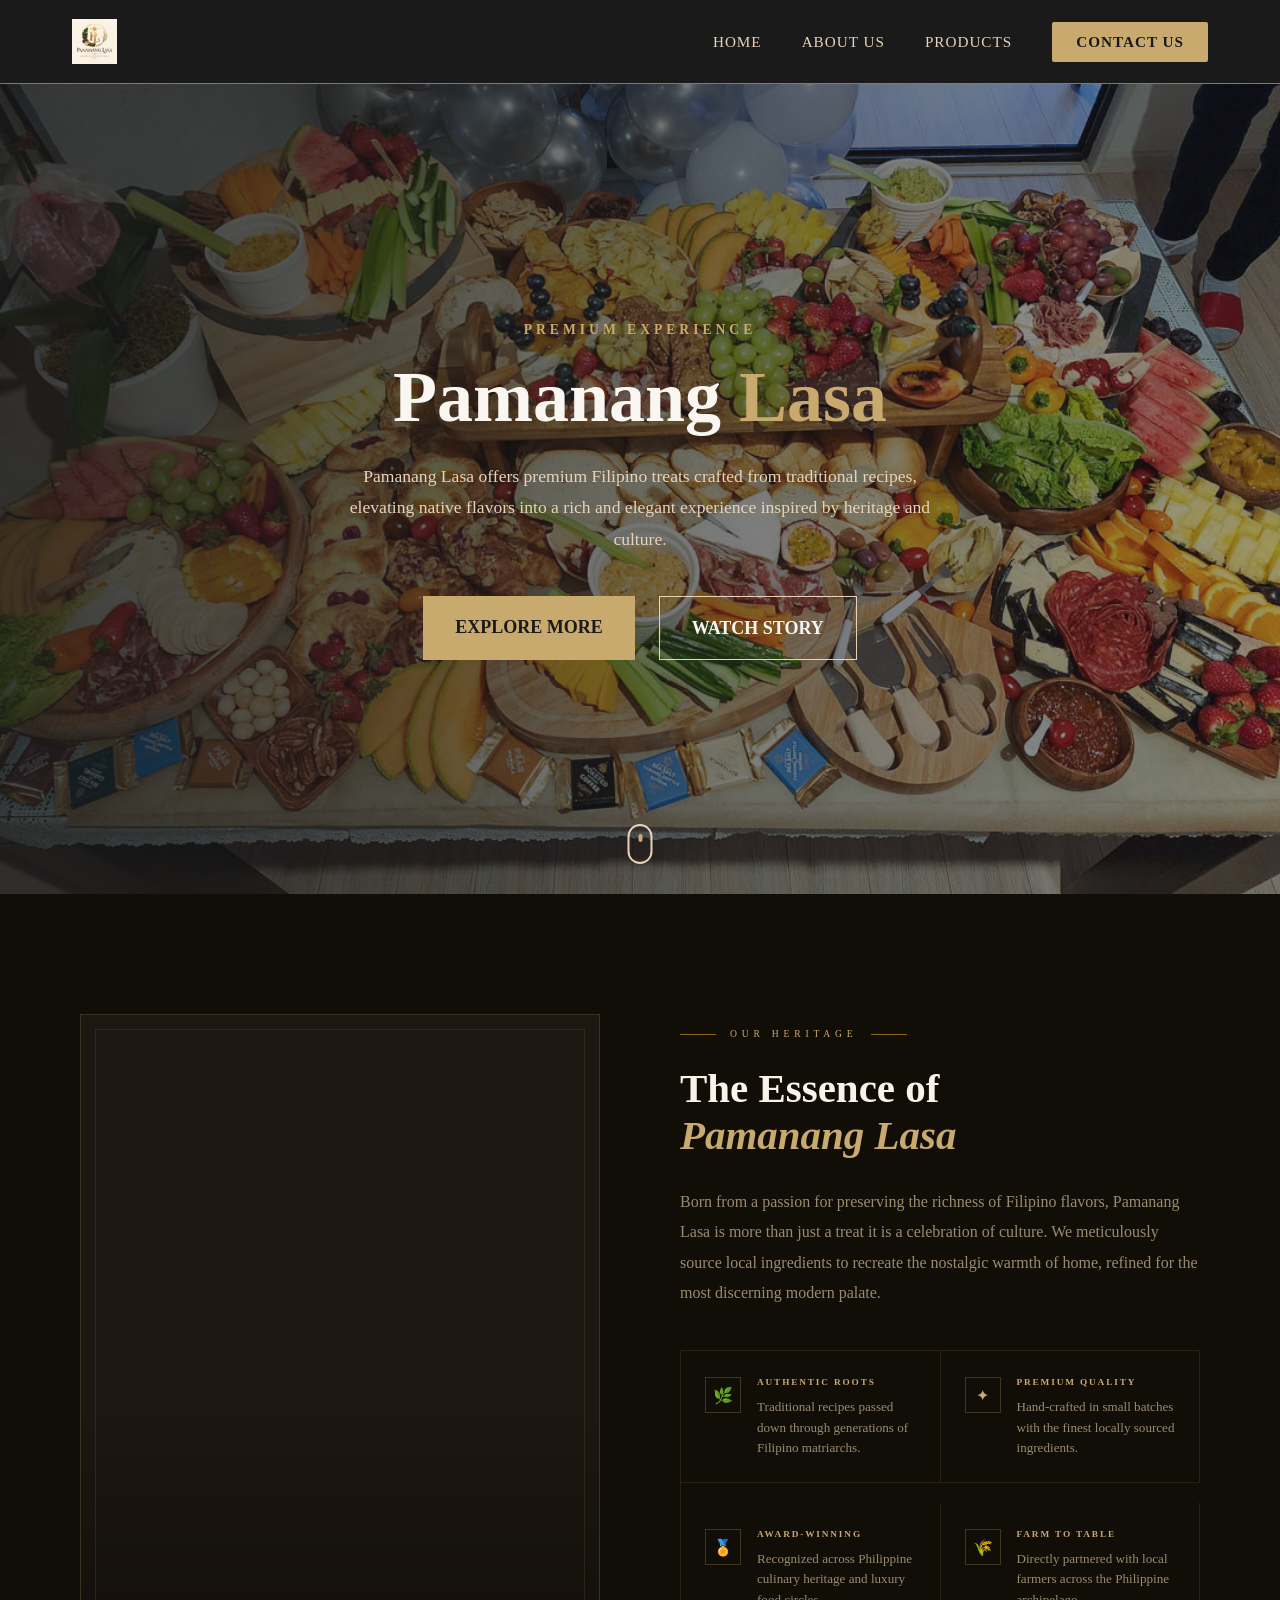
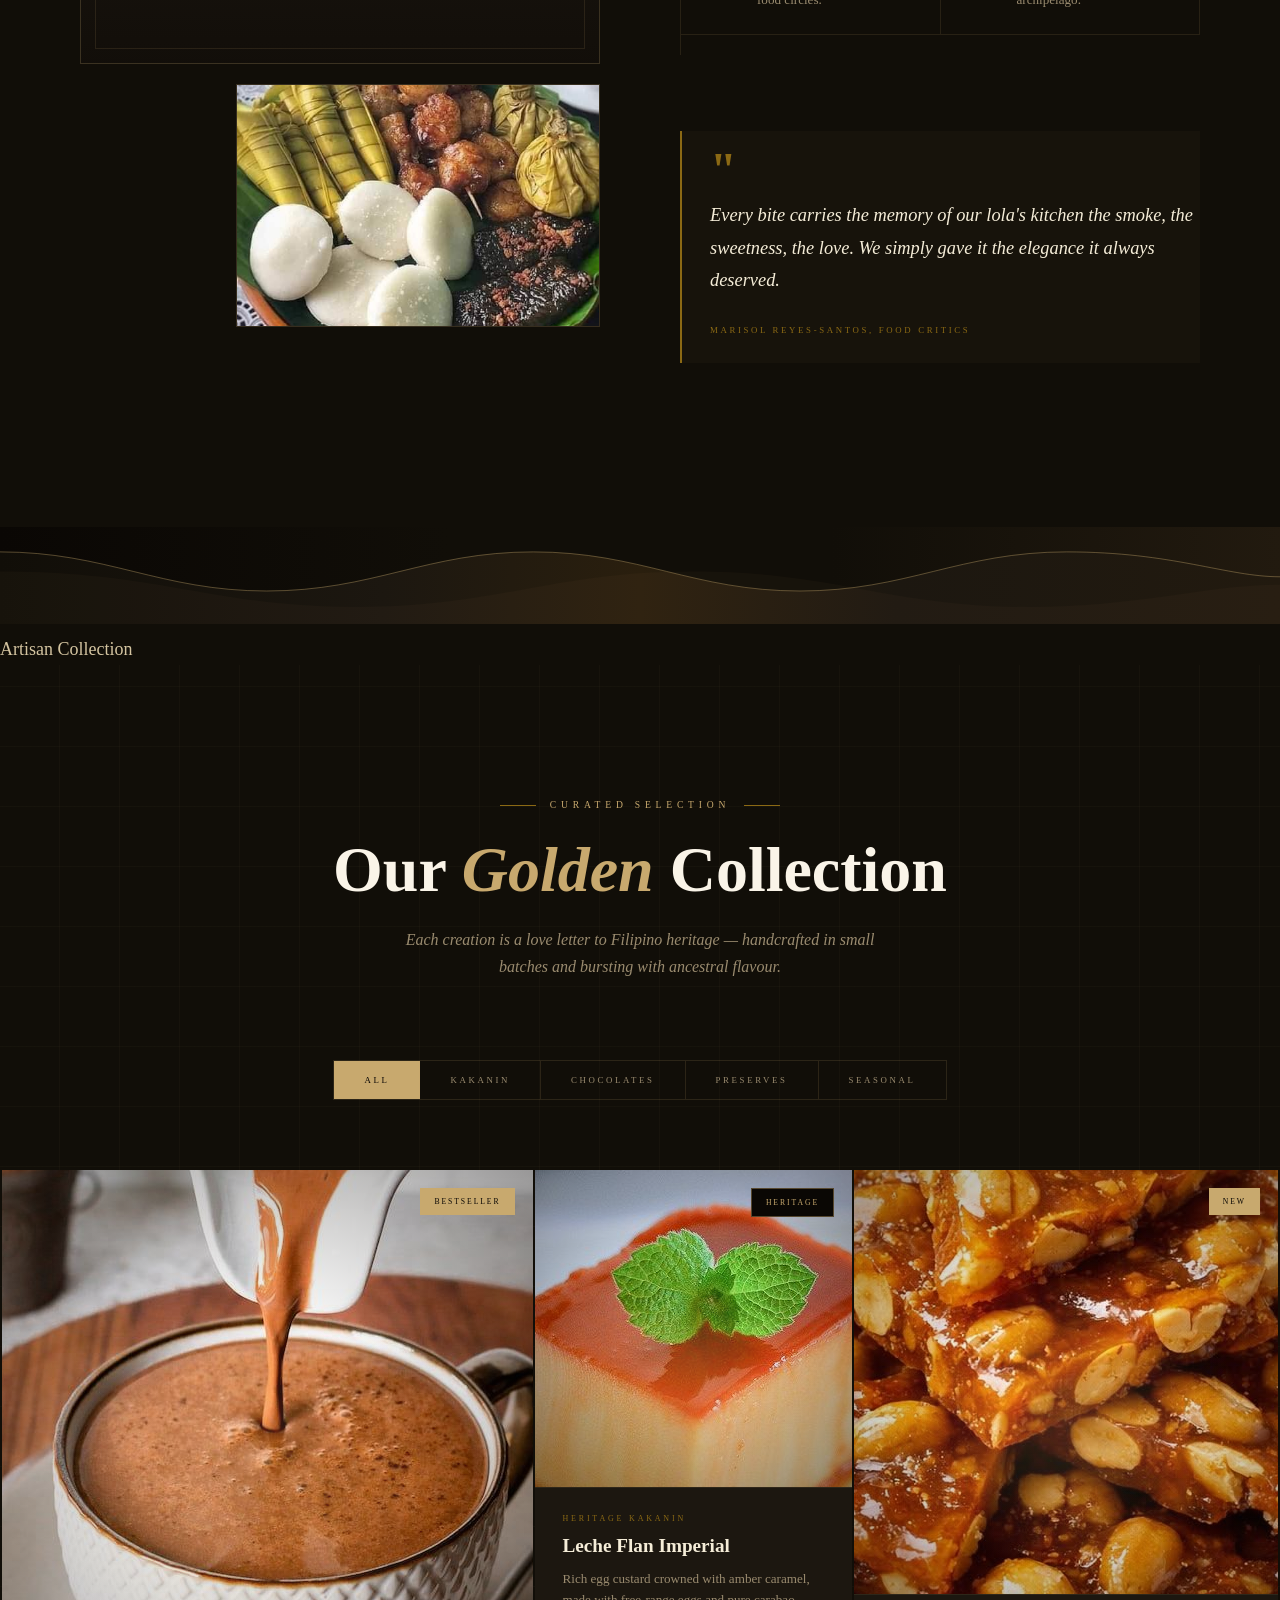
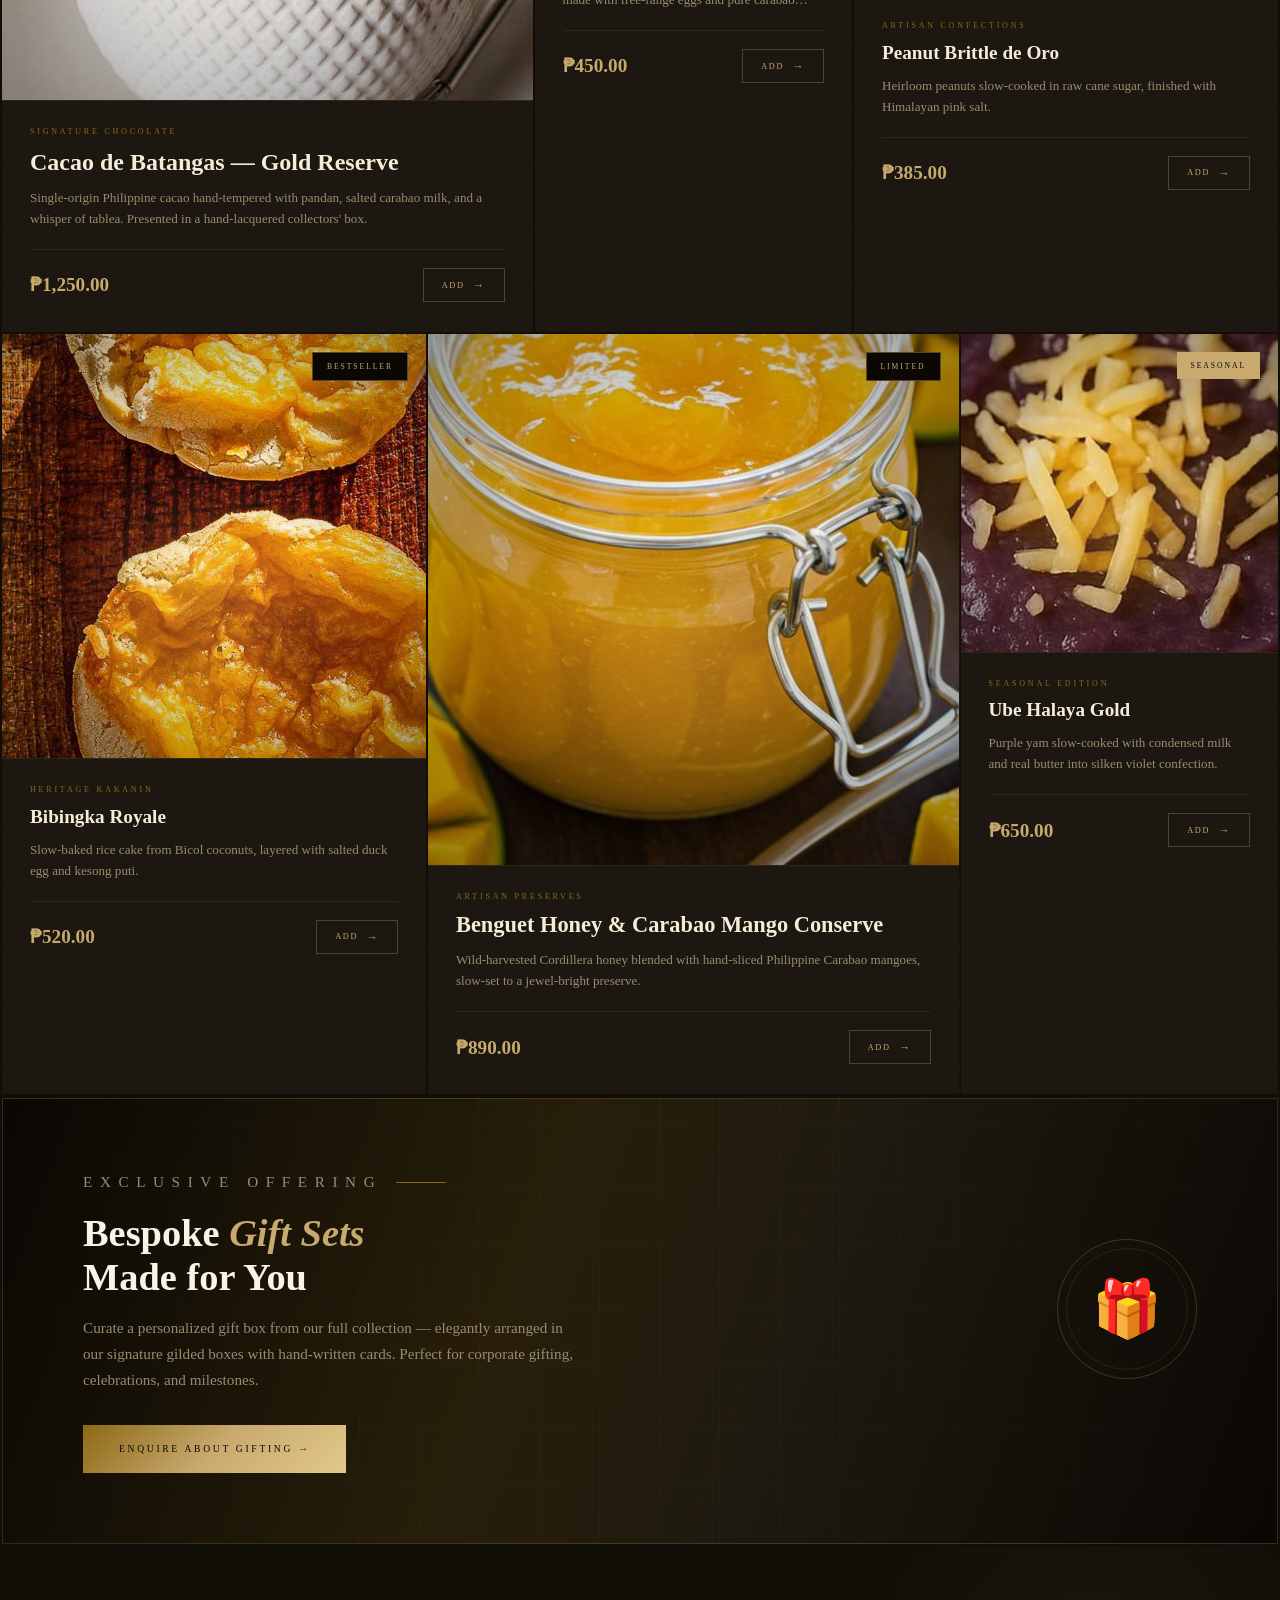
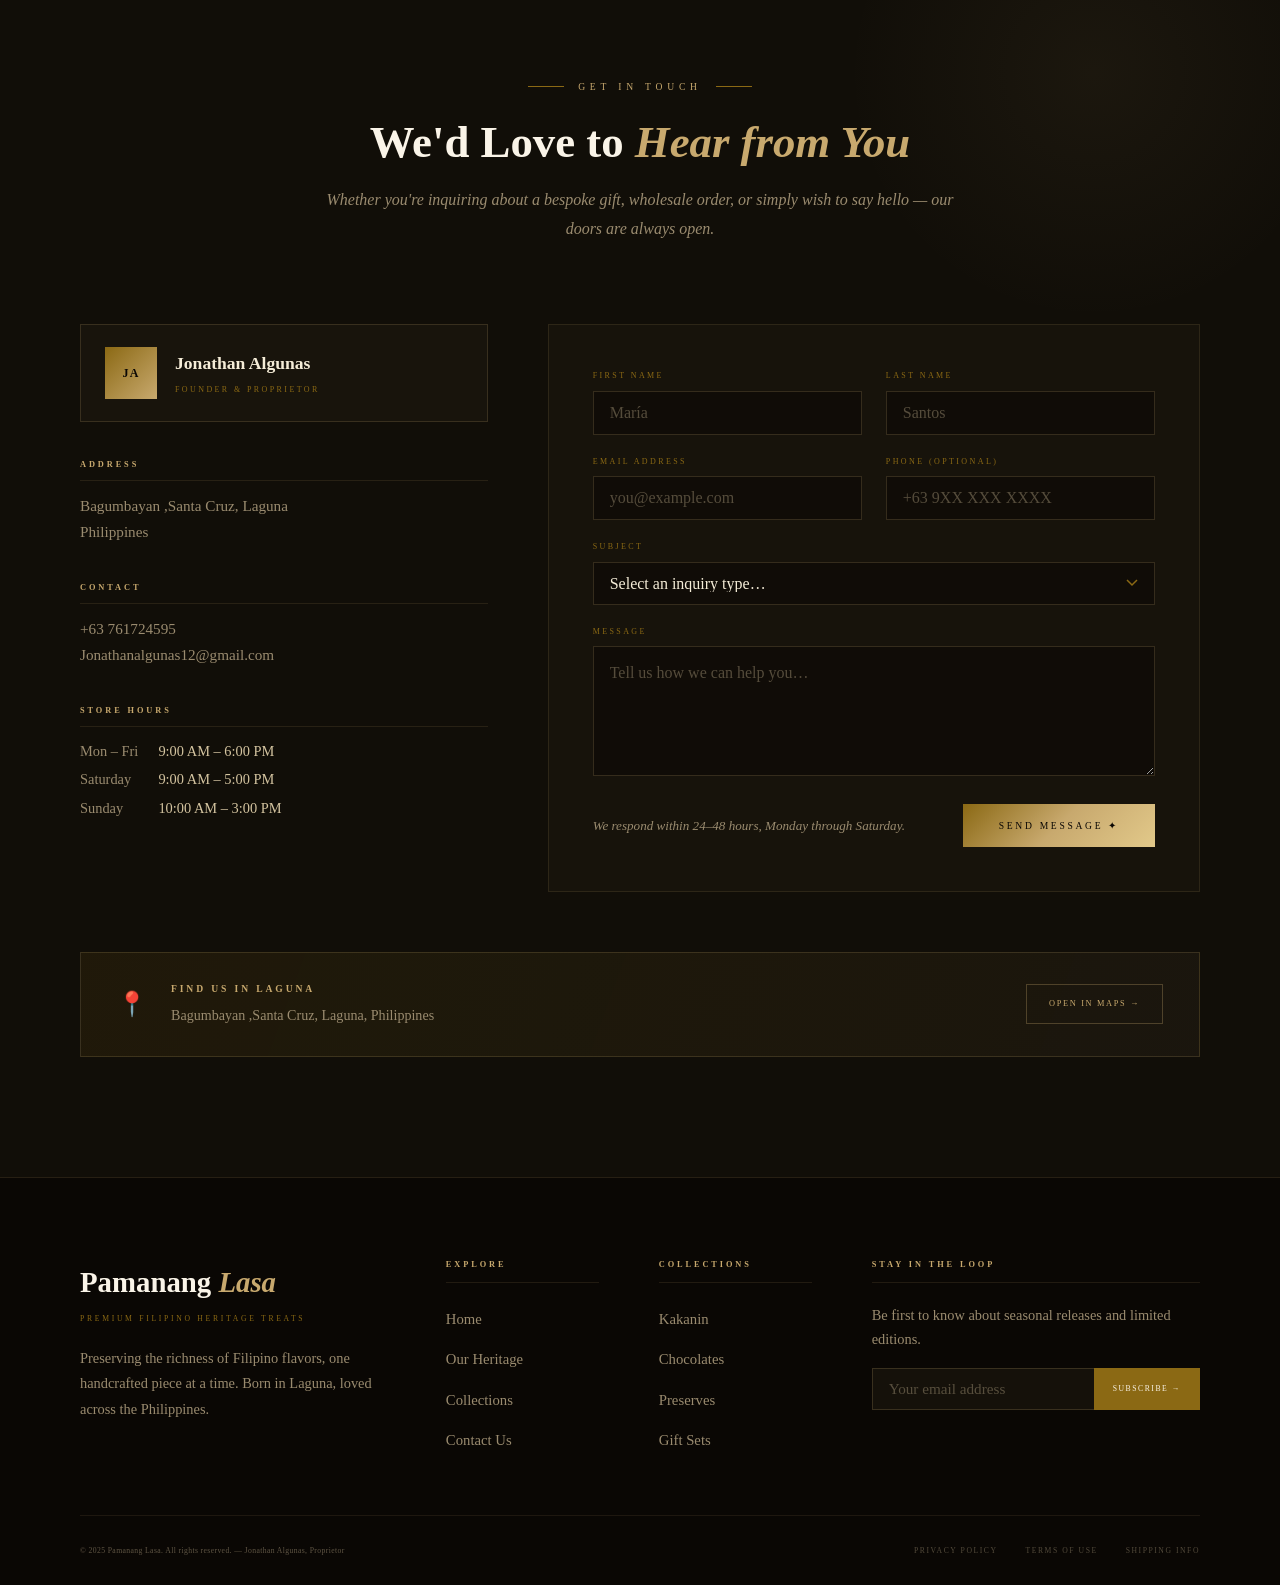
<file: index.html>
<!DOCTYPE html>
<html lang="en">
<head>
    <meta charset="UTF-8">
    <meta name="viewport" content="width=device-width, initial-scale=1.0">
    <title>Pamanang Lasa</title>
    <link rel="icon" type="image/png" href="logo.png">
    <link rel="stylesheet" href="style.css">
</head>
<body>

    <nav class="navbar">
        <div class="nav-container">
            <a href="#" class="logo">
    <img src="logo.png" alt="Company Name Logo">
</a>

            <button class="burger" id="burger-menu" aria-label="Toggle navigation">
                <span class="bar"></span>
                <span class="bar"></span>
                <span class="bar"></span>
            </button>

            <ul class="nav-links" id="nav-links">
                <li><a href="#">Home</a></li>
                <li><a href="#about">About Us</a></li>
                <li><a href="#products">Products</a></li>
                <li><a href="#contact" class="btn-contact">Contact Us</a></li>
            </ul>
        </div>
    </nav>

    <section class="hero">
    <div class="hero-overlay"></div>

    <div class="hero-content">
        <span class="hero-subtitle">Premium Experience</span>
        <h1 class="hero-title">Pamanang <span>Lasa</span></h1>
        <p class="hero-description">
          Pamanang Lasa offers premium Filipino treats crafted from traditional recipes, elevating native flavors into a rich and elegant experience inspired by heritage and culture.
        </p>
        <div class="hero-btns">
            <a href="#products" class="btn-primary">Explore More</a>
            <a href="#about" class="btn-secondary">Watch Story</a>
        </div>
    </div>

    <div class="scroll-indicator">
        <div class="mouse">
            <div class="wheel"></div>
        </div>
    </div>
</section>
    
<section class="about" id="about">
  <div class="about-inner">
 
    <!-- LEFT: MEDIA -->
    <div class="about-media">
 
      <!-- Primary video frame — self-contained, badge inset inside -->
      <div class="video-frame">
        <video autoplay muted loop playsinline>
          <source src="foods.mp4" type="video/mp4"/>
        </video>
       
      </div>
 
      <!-- Secondary image — flows naturally below, offset to right -->
      <div class="secondary-img-wrap">
        <img src="p1.jpg" alt="Traditional Filipino Craft"/>
      </div>
 
    </div>
 
    <!-- RIGHT: TEXT -->
    <div class="about-text">
 
      <span class="section-eyebrow">Our Heritage</span>
 
      <h2 class="about-heading">
       The Essence of<br/>
        <em>Pamanang Lasa</em>
      </h2>
 
      <p class="about-body">
        Born from a passion for preserving the richness of Filipino flavors, Pamanang Lasa is more than just a treat  it is a celebration of culture. We meticulously source local ingredients to recreate the nostalgic warmth of home, refined for the most discerning modern palate.
      </p>
 
      <!-- Feature Grid -->
      <div class="feature-grid">
        <div class="feature-item">
          <div class="fi-icon">🌿</div>
          <div class="fi-text">
            <h4>Authentic Roots</h4>
            <p>Traditional recipes passed down through generations of Filipino matriarchs.</p>
          </div>
        </div>
        <div class="feature-item">
          <div class="fi-icon">✦</div>
          <div class="fi-text">
            <h4>Premium Quality</h4>
            <p>Hand-crafted in small batches with the finest locally sourced ingredients.</p>
          </div>
        </div>
        <div class="feature-item">
          <div class="fi-icon">🏅</div>
          <div class="fi-text">
            <h4>Award-Winning</h4>
            <p>Recognized across Philippine culinary heritage and luxury food circles.</p>
          </div>
        </div>
        <div class="feature-item">
          <div class="fi-icon">🌾</div>
          <div class="fi-text">
            <h4>Farm to Table</h4>
            <p>Directly partnered with local farmers across the Philippine archipelago.</p>
          </div>
        </div>
      </div>
 
      <!-- Founder Quote -->
      <div class="founder-note">
        <span class="quote-mark">"</span>
        <p class="quote-text">
          Every bite carries the memory of our lola's kitchen the smoke, the sweetness, the love. We simply gave it the elegance it always deserved.
        </p>
        <span class="quote-attr"> Marisol Reyes-Santos, Food Critics</span>
      </div>
 
     
 
    </div>
  </div>
</section>

<div class="wave-divider">
  <svg viewBox="0 0 1440 110" xmlns="http://www.w3.org/2000/svg" preserveAspectRatio="none">
    <defs>
      <linearGradient id="waveGrad" x1="0%" y1="0%" x2="100%" y2="0%">
        <stop offset="0%"   stop-color="#0A0704"/>
        <stop offset="35%"  stop-color="#110E08"/>
        <stop offset="65%"  stop-color="#110E08"/>
        <stop offset="100%" stop-color="#221A0F"/>
      </linearGradient>
      <!-- subtle gold shimmer on wave path -->
      <linearGradient id="goldShimmer" x1="0%" y1="0%" x2="100%" y2="0%">
        <stop offset="0%"   stop-color="#110E08" stop-opacity="1"/>
        <stop offset="30%"  stop-color="#1C1710" stop-opacity="1"/>
        <stop offset="50%"  stop-color="#2A1F0E" stop-opacity="1"/>
        <stop offset="70%"  stop-color="#1C1710" stop-opacity="1"/>
        <stop offset="100%" stop-color="#221A0F" stop-opacity="1"/>
      </linearGradient>
    </defs>
 
    <!-- Background fill (from above section color to products section color) -->
    <path
      d="M0,0 L1440,0 L1440,110 L0,110 Z"
      fill="url(#waveGrad)"
    />
    <!-- Main wave shape -->
    <path
      d="M0,28
         C120,28 180,72 300,72
         C420,72 480,28 600,28
         C720,28 780,72 900,72
         C1020,72 1080,28 1200,28
         C1320,28 1380,56 1440,56
         L1440,110 L0,110 Z"
      fill="url(#goldShimmer)"
    />
    <!-- Gold accent stroke on wave crest -->
    <path
      d="M0,28
         C120,28 180,72 300,72
         C420,72 480,28 600,28
         C720,28 780,72 900,72
         C1020,72 1080,28 1200,28
         C1320,28 1380,56 1440,56"
      fill="none"
      stroke="rgba(200,169,110,0.45)"
      stroke-width="1"
    />
    <!-- Secondary faint wave -->
    <path
      d="M0,50
         C180,50 240,90 400,90
         C560,90 620,50 780,50
         C940,50 1000,90 1160,90
         C1280,90 1360,65 1440,65
         L1440,110 L0,110 Z"
      fill="rgba(200,169,110,0.03)"
    />
  </svg>
 
  <!-- Centred ornament -->
  <div class="wave-ornament">
    <div class="wave-ornament-line"></div>
    <div class="wave-ornament-diamond"></div>
    <span class="wave-ornament-text">Artisan Collection</span>
    <div class="wave-ornament-diamond"></div>
    <div class="wave-ornament-line"></div>
  </div>
</div>

<section class="products-section" id="products">
 
  <div class="products-header">
    <span class="section-eyebrow">Curated Selection</span>
    <h2 class="products-title">
      Our <em>Golden</em> Collection
    </h2>
    <p class="products-subtitle">
      Each creation is a love letter to Filipino heritage — handcrafted in small batches and bursting with ancestral flavour.
    </p>
  </div>
 
  <!-- Filter tabs -->
  <div class="products-filters">
  <button class="filter-btn active" data-filter="all">All</button>
  <button class="filter-btn" data-filter="kakanin">Kakanin</button>
  <button class="filter-btn" data-filter="chocolates">Chocolates</button>
  <button class="filter-btn" data-filter="preserves">Preserves</button>
  <button class="filter-btn" data-filter="seasonal">Seasonal</button>
</div>
 
  <!-- Editorial 12-col product grid -->
  <div class="products-grid">

  <div class="product-card" data-category="chocolates">
    <div class="card-visual">
      <img src="cacao.jpg" alt="Cacao de Batangas"/>
      <span class="card-badge badge-gold">Bestseller</span>
    </div>
    <div class="card-body">
      <p class="card-category">Signature Chocolate</p>
      <h3 class="card-name">Cacao de Batangas — Gold Reserve</h3>
      <p class="card-desc">Single-origin Philippine cacao hand-tempered with pandan, salted carabao milk, and a whisper of tablea. Presented in a hand-lacquered collectors' box.</p>
      <div class="card-footer">
        <span class="card-price">₱1,250.00</span>
        <button class="card-btn" onclick="addToCart(this)">
          Add <span class="card-btn-icon">→</span>
        </button>
      </div>
    </div>
    <div class="card-hover-reveal">
      <p class="reveal-title">Cacao de Batangas</p>
      <p class="reveal-detail">Single-origin · Batangas Province · Small-batch · Hand-tempered · Collector's packaging</p>
      <p class="reveal-price">₱1,250.00</p>
      <button class="reveal-btn" onclick="addToCart(this)">Add to Collection</button>
    </div>
  </div>

  <div class="product-card" data-category="kakanin">
    <div class="card-visual">
      <img src="lecheisplan.jpg" alt="Leche Flan Imperial"/>
      <span class="card-badge badge-dark">Heritage</span>
    </div>
    <div class="card-body">
      <p class="card-category">Heritage Kakanin</p>
      <h3 class="card-name">Leche Flan Imperial</h3>
      <p class="card-desc">Rich egg custard crowned with amber caramel, made with free-range eggs and pure carabao milk.</p>
      <div class="card-footer">
        <span class="card-price">₱450.00</span>
        <button class="card-btn" onclick="addToCart(this)">Add <span class="card-btn-icon">→</span></button>
      </div>
    </div>
    <div class="card-hover-reveal">
      <p class="reveal-title">Leche Flan Imperial</p>
      <p class="reveal-detail">Carabao milk · Free-range eggs · Amber caramel · Slow-cooked tradition</p>
      <p class="reveal-price">₱450.00</p>
      <button class="reveal-btn" onclick="addToCart(this)">Add to Collection</button>
    </div>
  </div>

  <div class="product-card" data-category="chocolates">
    <div class="card-visual">
      <img src="pinat.jpg" alt="Peanut Brittle de Oro"/>
      <span class="card-badge badge-gold">New</span>
    </div>
    <div class="card-body">
      <p class="card-category">Artisan Confections</p>
      <h3 class="card-name">Peanut Brittle de Oro</h3>
      <p class="card-desc">Heirloom peanuts slow-cooked in raw cane sugar, finished with Himalayan pink salt.</p>
      <div class="card-footer">
        <span class="card-price">₱385.00</span>
        <button class="card-btn" onclick="addToCart(this)">Add <span class="card-btn-icon">→</span></button>
      </div>
    </div>
    <div class="card-hover-reveal">
      <p class="reveal-title">Peanut Brittle de Oro</p>
      <p class="reveal-detail">Pangasinan peanuts · Raw cane sugar · Pink salt finish · Heritage tin</p>
      <p class="reveal-price">₱385.00</p>
      <button class="reveal-btn" onclick="addToCart(this)">Add to Collection</button>
    </div>
  </div>

  <div class="product-card" data-category="kakanin">
    <div class="card-visual">
      <img src="bibingks.jpg" alt="Bibingka Royale"/>
      <span class="card-badge badge-dark">Bestseller</span>
    </div>
    <div class="card-body">
      <p class="card-category">Heritage Kakanin</p>
      <h3 class="card-name">Bibingka Royale</h3>
      <p class="card-desc">Slow-baked rice cake from Bicol coconuts, layered with salted duck egg and kesong puti.</p>
      <div class="card-footer">
        <span class="card-price">₱520.00</span>
        <button class="card-btn" onclick="addToCart(this)">Add <span class="card-btn-icon">→</span></button>
      </div>
    </div>
    <div class="card-hover-reveal">
      <p class="reveal-title">Bibingka Royale</p>
      <p class="reveal-detail">Bicol coconuts · Salted duck egg · Kesong puti · Banana leaf smoked</p>
      <p class="reveal-price">₱520.00</p>
      <button class="reveal-btn" onclick="addToCart(this)">Add to Collection</button>
    </div>
  </div>

  <div class="product-card" data-category="preserves">
    <div class="card-visual">
      <img src="mango.jpg" alt="Benguet Honey & Mango Conserve"/>
      <span class="card-badge badge-dark">Limited</span>
    </div>
    <div class="card-body">
      <p class="card-category">Artisan Preserves</p>
      <h3 class="card-name">Benguet Honey & Carabao Mango Conserve</h3>
      <p class="card-desc">Wild-harvested Cordillera honey blended with hand-sliced Philippine Carabao mangoes, slow-set to a jewel-bright preserve.</p>
      <div class="card-footer">
        <span class="card-price">₱890.00</span>
        <button class="card-btn" onclick="addToCart(this)">Add <span class="card-btn-icon">→</span></button>
      </div>
    </div>
    <div class="card-hover-reveal">
      <p class="reveal-title">Benguet Honey & Mango</p>
      <p class="reveal-detail">Wild Cordillera honey · Carabao mango · Hand-sliced · Limited harvest</p>
      <p class="reveal-price">₱890.00</p>
      <button class="reveal-btn" onclick="addToCart(this)">Add to Collection</button>
    </div>
  </div>

  <div class="product-card" data-category="kakanin">
    <div class="card-visual">
      <img src="ube.jpg" alt="Ube Halaya Gold"/>
      <span class="card-badge badge-gold">Seasonal</span>
    </div>
    <div class="card-body">
      <p class="card-category">Seasonal Edition</p>
      <h3 class="card-name">Ube Halaya Gold</h3>
      <p class="card-desc">Purple yam slow-cooked with condensed milk and real butter into silken violet confection.</p>
      <div class="card-footer">
        <span class="card-price">₱650.00</span>
        <button class="card-btn" onclick="addToCart(this)">Add <span class="card-btn-icon">→</span></button>
      </div>
    </div>
    <div class="card-hover-reveal">
      <p class="reveal-title">Ube Halaya Gold</p>
      <p class="reveal-detail">Benguet purple yam · Real butter · Condensed milk · Seasonal release</p>
      <p class="reveal-price">₱650.00</p>
      <button class="reveal-btn" onclick="addToCart(this)">Add to Collection</button>
    </div>
  </div>

</div>
 
  </div>
 
  <!-- Gift Banner -->
  <div class="gift-banner">
    <div class="gift-banner-left">
      <p class="gift-banner-eyebrow">Exclusive Offering</p>
      <h3>Bespoke <em>Gift Sets</em><br/>Made for You</h3>
      <p>Curate a personalized gift box from our full collection — elegantly arranged in our signature gilded boxes with hand-written cards. Perfect for corporate gifting, celebrations, and milestones.</p>
      <a href="#contact" class="btn-gift" style="margin-top: 32px; display: inline-flex;">
        Enquire About Gifting →
      </a>
    </div>
    <div class="gift-banner-right">
      <div class="gift-icon-ring">
        <span class="gift-icon">🎁</span>
      </div>
    </div>
  </div>
 
</section>
 
<!-- Toast notification -->
<div class="toast" id="toast">✦ Added to your collection</div>
<!-- ═══════════════════════════════════════
     CONTACT SECTION
═══════════════════════════════════════ -->
<section id="contact" class="gs-contact">
  <div class="gs-contact-header">
    <div class="section-eyebrow">Get in Touch</div>
    <h2 class="gs-contact-title">We'd Love to <em>Hear from You</em></h2>
    <p class="gs-contact-subtitle">Whether you're inquiring about a bespoke gift, wholesale order, or simply wish to say hello — our doors are always open.</p>
  </div>

  <div class="gs-contact-inner">
    <!-- LEFT INFO PANEL -->
    <div class="gs-info-panel">
      <div class="gs-owner-badge">
        <div class="gs-avatar">JA</div>
        <div>
          <div class="gs-owner-name">Jonathan Algunas</div>
          <div class="gs-owner-title">Founder & Proprietor</div>
        </div>
      </div>

      <div class="gs-info-block">
        <h4>Address</h4>
       
        <p>Bagumbayan ,Santa Cruz, Laguna</p>
        <p>Philippines </p>
      </div>

      <div class="gs-info-block">
        <h4>Contact</h4>
        <a href="tel:+639XXXXXXXXX">+63 761724595</a>
        <a href="mailto:lioneleemn@gmail.com">Jonathanalgunas12@gmail.com</a>
      </div>

      <div class="gs-info-block">
        <h4>Store Hours</h4>
        <div class="gs-hours-grid">
          <span>Mon – Fri</span><span>9:00 AM – 6:00 PM</span>
          <span>Saturday</span><span>9:00 AM – 5:00 PM</span>
          <span>Sunday</span><span>10:00 AM – 3:00 PM</span>
        </div>
      </div>
    </div>

    <!-- RIGHT FORM PANEL -->
    <div class="gs-form-panel">
      <form id="contact-form" onsubmit="handleContactSubmit(event)">
        <div class="gs-form-grid">
          <div class="gs-field"><label>First Name</label><input type="text" name="firstName" placeholder="María" required /></div>
          <div class="gs-field"><label>Last Name</label><input type="text" name="lastName" placeholder="Santos" required /></div>
          <div class="gs-field"><label>Email Address</label><input type="email" name="email" placeholder="you@example.com" required /></div>
          <div class="gs-field"><label>Phone (optional)</label><input type="tel" name="phone" placeholder="+63 9XX XXX XXXX" /></div>
          <div class="gs-field gs-form-full">
            <label>Subject</label>
            <select name="subject">
              <option value="">Select an inquiry type…</option>
              <option>Product Order</option>
              <option>Bespoke Gift Sets</option>
              <option>Corporate / Bulk Order</option>
              <option>Wholesale Partnership</option>
              <option>General Inquiry</option>
            </select>
          </div>
          <div class="gs-field gs-form-full">
            <label>Message</label>
            <textarea name="message" placeholder="Tell us how we can help you…" required></textarea>
          </div>
        </div>
        <div class="gs-form-submit-row">
          <p class="gs-submit-note">We respond within 24–48 hours, Monday through Saturday.</p>
          <button type="submit" class="gs-submit-btn">Send Message ✦</button>
        </div>
      </form>
    </div>
  </div>

  <!-- Map strip -->
  <div class="gs-map-strip">
    <div class="gs-map-pin">📍</div>
    <div class="gs-map-text">
      <h5>Find Us in Laguna</h5>
      <p>Bagumbayan ,Santa Cruz, Laguna, Philippines</p>
    </div>
    <a class="gs-map-link" href="https://www.google.com/maps/place/Bagumbayan,+Santa+Cruz,+Laguna/@14.273856,121.3836778,15z/data=!3m1!4b1!4m6!3m5!1s0x3397e3a6ca8f3c2d:0x93113e8e08a436ad!8m2!3d14.2737658!4d121.3970415!16s%2Fg%2F1vcjjsps?entry=ttu&g_ep=EgoyMDI2MDUxMy4wIKXMDSoASAFQAw%3D%3D" target="_blank">Open in Maps →</a>
  </div>
</section>

<!-- ═══════════════════════════════════════
     FOOTER
═══════════════════════════════════════ -->
<footer class="gs-footer">
  <div class="gs-footer-grid">
    <div class="gs-footer-brand">
      <div class="gs-footer-logo-text">Pamanang <em>Lasa</em></div>
      <div class="gs-footer-tagline">Premium Filipino Heritage Treats</div>
      <p>Preserving the richness of Filipino flavors, one handcrafted piece at a time. Born in Laguna, loved across the Philippines.</p>
    </div>
    <div class="gs-footer-col">
      <h6>Explore</h6>
      <ul>
        <li><a href="#">Home</a></li>
        <li><a href="#about">Our Heritage</a></li>
        <li><a href="#products">Collections</a></li>
        <li><a href="#contact">Contact Us</a></li>
      </ul>
    </div>
    <div class="gs-footer-col">
      <h6>Collections</h6>
      <ul>
        <li><a href="#products">Kakanin</a></li>
        <li><a href="#products">Chocolates</a></li>
        <li><a href="#products">Preserves</a></li>
        <li><a href="#products">Gift Sets</a></li>
      </ul>
    </div>
    <div class="gs-footer-col">
      <h6>Stay in the Loop</h6>
      <p>Be first to know about seasonal releases and limited editions.</p>
      <div class="gs-newsletter-form">
        <input type="email" placeholder="Your email address" />
        <button type="button">Subscribe →</button>
      </div>
    </div>
  </div>
  <div class="gs-footer-bottom">
    <p>© 2025 Pamanang Lasa. All rights reserved. — Jonathan Algunas, Proprietor</p>
    <div class="gs-footer-bottom-links">
      <a href="#">Privacy Policy</a>
      <a href="#">Terms of Use</a>
      <a href="#">Shipping Info</a>
    </div>
  </div>
</footer>

<div class="toast" id="gs-toast">✦ Message sent — we'll be in touch soon!</div>

    <script src="script.js"></script>
</body>
</html>
</file>
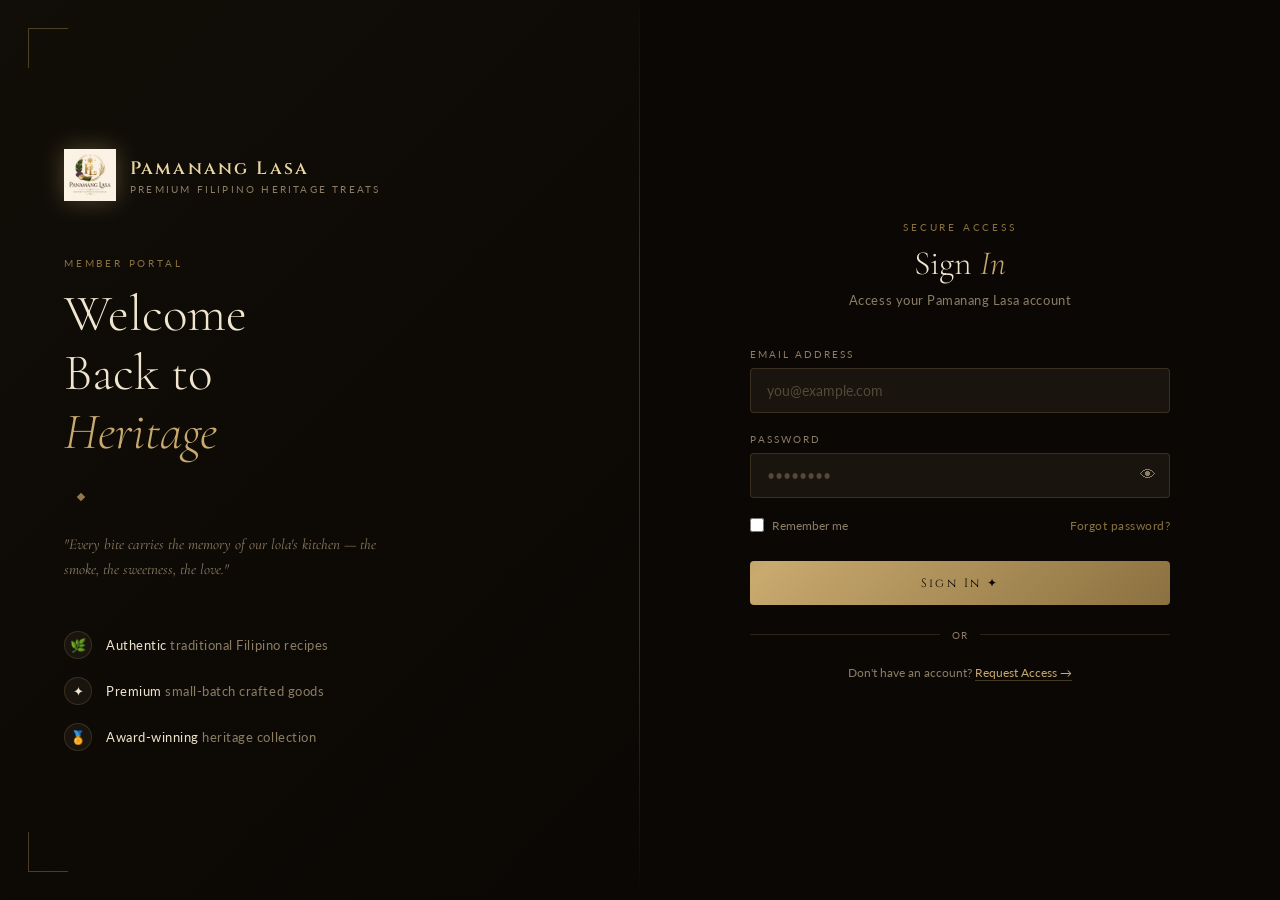
<file: login.html>
<!DOCTYPE html>
<html lang="en">
<head>
  <meta charset="UTF-8" />
  <meta name="viewport" content="width=device-width, initial-scale=1.0"/>
  <title>Login — Pamanang Lasa</title>
  <link rel="icon" type="image/png" href="logo.png"/>
  <link rel="preconnect" href="https://fonts.googleapis.com"/>
  <link rel="preconnect" href="https://fonts.gstatic.com" crossorigin/>
  <link href="https://fonts.googleapis.com/css2?family=Cormorant+Garamond:ital,wght@0,300;0,400;0,600;1,300;1,400&family=Cinzel:wght@400;600&family=Lato:wght@300;400&display=swap" rel="stylesheet"/>
  <style>
    *, *::before, *::after { box-sizing: border-box; margin: 0; padding: 0; }

    :root {
      --gold:        #C8A96E;
      --gold-light:  #E8D5A3;
      --gold-dim:    #8B7140;
      --bg:          #0A0704;
      --bg-card:     #110E08;
      --bg-surface:  #19140D;
      --border:      rgba(200,169,110,0.18);
      --border-focus:rgba(200,169,110,0.6);
      --text:        #F0E6D0;
      --text-muted:  #8C7D65;
      --error:       #C0584A;
      --success:     #6B9E6B;
    }

    html, body {
      height: 100%;
      font-family: 'Lato', sans-serif;
      background: var(--bg);
      color: var(--text);
      overflow-x: hidden;
    }

    /* ── Ambient background ── */
    body::before {
      content: '';
      position: fixed; inset: 0;
      background:
        radial-gradient(ellipse 60% 50% at 20% 30%, rgba(200,169,110,0.06) 0%, transparent 70%),
        radial-gradient(ellipse 50% 60% at 80% 70%, rgba(200,169,110,0.04) 0%, transparent 70%);
      pointer-events: none; z-index: 0;
    }

    /* ── Noise grain overlay ── */
    body::after {
      content: '';
      position: fixed; inset: 0;
      background-image: url("data:image/svg+xml,%3Csvg viewBox='0 0 256 256' xmlns='http://www.w3.org/2000/svg'%3E%3Cfilter id='n'%3E%3CfeTurbulence type='fractalNoise' baseFrequency='0.9' numOctaves='4' stitchTiles='stitch'/%3E%3C/filter%3E%3Crect width='100%25' height='100%25' filter='url(%23n)' opacity='0.035'/%3E%3C/svg%3E");
      background-size: 256px 256px;
      pointer-events: none; z-index: 0; opacity: 0.6;
    }

    /* ── Layout shell ── */
    .page {
      position: relative; z-index: 1;
      min-height: 100vh;
      display: grid;
      grid-template-columns: 1fr 1fr;
    }

    /* ══════════════════════
       LEFT — heritage panel
    ══════════════════════ */
    .panel-left {
      position: relative;
      display: flex; flex-direction: column;
      justify-content: center; align-items: flex-start;
      padding: 60px 64px;
      overflow: hidden;
      background: linear-gradient(135deg, #110E08 0%, #0A0704 100%);
    }

    /* Decorative vertical gold line */
    .panel-left::after {
      content: '';
      position: absolute; top: 0; right: 0;
      width: 1px; height: 100%;
      background: linear-gradient(to bottom,
        transparent 0%, var(--gold) 30%, var(--gold) 70%, transparent 100%);
      opacity: 0.25;
    }

    /* Ornamental corner marks */
    .corner { position: absolute; width: 40px; height: 40px; }
    .corner--tl { top: 28px; left: 28px; border-top: 1px solid var(--gold-dim); border-left: 1px solid var(--gold-dim); opacity: 0.5; }
    .corner--bl { bottom: 28px; left: 28px; border-bottom: 1px solid var(--gold-dim); border-left: 1px solid var(--gold-dim); opacity: 0.5; }

    .brand-mark {
      display: flex; align-items: center; gap: 14px;
      margin-bottom: 56px;
      animation: fadeUp 0.8s ease both;
    }
    .brand-mark img {
      width: 52px; height: 52px; object-fit: contain;
      filter: drop-shadow(0 0 12px rgba(200,169,110,0.35));
    }
    .brand-mark-text { display: flex; flex-direction: column; }
    .brand-mark-name {
      font-family: 'Cinzel', serif;
      font-size: 18px; font-weight: 600;
      letter-spacing: 0.12em; color: var(--gold-light);
    }
    .brand-mark-tagline {
      font-size: 10px; letter-spacing: 0.22em;
      text-transform: uppercase; color: var(--text-muted);
      margin-top: 2px;
    }

    .left-headline {
      animation: fadeUp 0.8s 0.15s ease both;
    }
    .left-eyebrow {
      font-size: 10px; letter-spacing: 0.28em;
      text-transform: uppercase; color: var(--gold-dim);
      margin-bottom: 16px;
    }
    .left-title {
      font-family: 'Cormorant Garamond', serif;
      font-size: clamp(36px, 4vw, 58px);
      font-weight: 300; line-height: 1.15;
      color: var(--text);
    }
    .left-title em { font-style: italic; color: var(--gold); }

    .left-divider {
      margin: 32px 0;
      display: flex; align-items: center; gap: 14px;
      animation: fadeUp 0.8s 0.25s ease both;
    }
    .divider-line { flex: 1; height: 1px; background: var(--border); }
    .divider-diamond {
      width: 6px; height: 6px;
      background: var(--gold); transform: rotate(45deg); opacity: 0.7;
    }

    .left-quote {
      font-family: 'Cormorant Garamond', serif;
      font-size: 15px; font-style: italic;
      line-height: 1.7; color: var(--text-muted);
      max-width: 340px;
      animation: fadeUp 0.8s 0.35s ease both;
    }

    .left-pillars {
      margin-top: 48px;
      display: flex; flex-direction: column; gap: 18px;
      animation: fadeUp 0.8s 0.45s ease both;
    }
    .pillar {
      display: flex; align-items: center; gap: 14px;
    }
    .pillar-dot {
      width: 28px; height: 28px; border-radius: 50%;
      background: var(--bg-surface);
      border: 1px solid var(--border);
      display: flex; align-items: center; justify-content: center;
      font-size: 13px; flex-shrink: 0;
    }
    .pillar-text { font-size: 13px; color: var(--text-muted); letter-spacing: 0.04em; }
    .pillar-text strong { color: var(--text); font-weight: 400; }

    /* ══════════════════════
       RIGHT — login card
    ══════════════════════ */
    .panel-right {
      display: flex; flex-direction: column;
      justify-content: center; align-items: center;
      padding: 60px 48px;
      background: var(--bg);
    }

    .login-card {
      width: 100%; max-width: 420px;
      animation: fadeUp 0.9s 0.1s ease both;
    }

    .login-card-header {
      text-align: center; margin-bottom: 40px;
    }
    .login-card-eyebrow {
      font-size: 10px; letter-spacing: 0.28em;
      text-transform: uppercase; color: var(--gold-dim);
      margin-bottom: 10px;
    }
    .login-card-title {
      font-family: 'Cormorant Garamond', serif;
      font-size: 34px; font-weight: 300; color: var(--text);
    }
    .login-card-title em { font-style: italic; color: var(--gold); }
    .login-card-sub {
      margin-top: 8px; font-size: 13px;
      color: var(--text-muted); letter-spacing: 0.04em;
    }



    /* Form fields */
    .form-group {
      margin-bottom: 20px;
      position: relative;
    }
    .form-label {
      display: block;
      font-size: 10px; letter-spacing: 0.2em;
      text-transform: uppercase; color: var(--text-muted);
      margin-bottom: 8px;
    }
    .form-input {
      width: 100%;
      background: var(--bg-surface);
      border: 1px solid var(--border);
      border-radius: 4px;
      padding: 13px 16px;
      font-family: 'Lato', sans-serif;
      font-size: 14px; color: var(--text);
      outline: none;
      transition: border-color 0.25s, box-shadow 0.25s;
    }
    .form-input::placeholder { color: rgba(140,125,101,0.5); }
    .form-input:focus {
      border-color: var(--border-focus);
      box-shadow: 0 0 0 3px rgba(200,169,110,0.08);
    }

    /* Password toggle */
    .input-wrapper { position: relative; }
    .toggle-pw {
      position: absolute; right: 14px; top: 50%;
      transform: translateY(-50%);
      background: none; border: none; cursor: pointer;
      color: var(--text-muted); font-size: 16px;
      transition: color 0.2s;
    }
    .toggle-pw:hover { color: var(--gold); }

    /* Remember / forgot */
    .form-meta {
      display: flex; justify-content: space-between;
      align-items: center; margin-bottom: 28px;
    }
    .check-label {
      display: flex; align-items: center; gap: 8px;
      font-size: 12px; color: var(--text-muted); cursor: pointer;
    }
    .check-label input[type="checkbox"] {
      accent-color: var(--gold);
      width: 14px; height: 14px;
    }
    .forgot-link {
      font-size: 12px; color: var(--gold-dim);
      text-decoration: none; letter-spacing: 0.04em;
      transition: color 0.2s;
    }
    .forgot-link:hover { color: var(--gold); }

    /* Submit button */
    .btn-login {
      width: 100%;
      padding: 14px;
      background: linear-gradient(135deg, #8B7140 0%, #C8A96E 50%, #8B7140 100%);
      background-size: 200% 100%; background-position: 100% 0;
      border: none; border-radius: 4px;
      font-family: 'Cinzel', serif;
      font-size: 12px; letter-spacing: 0.2em;
      color: var(--bg); cursor: pointer;
      transition: background-position 0.5s ease, box-shadow 0.3s;
      position: relative; overflow: hidden;
    }
    .btn-login:hover {
      background-position: 0 0;
      box-shadow: 0 4px 24px rgba(200,169,110,0.25);
    }
    .btn-login:active { transform: translateY(1px); }
    .btn-login.loading { opacity: 0.7; pointer-events: none; }

    /* Shimmer on button */
    .btn-login::after {
      content: '';
      position: absolute; top: 0; left: -100%;
      width: 60%; height: 100%;
      background: linear-gradient(90deg, transparent, rgba(255,255,255,0.15), transparent);
      transform: skewX(-20deg);
      transition: left 0.6s ease;
    }
    .btn-login:hover::after { left: 150%; }

    /* Error message */
    .form-error {
      display: none;
      background: rgba(192,88,74,0.12);
      border: 1px solid rgba(192,88,74,0.3);
      border-radius: 4px;
      padding: 10px 14px; margin-bottom: 20px;
      font-size: 12px; color: #E07A6E;
      text-align: center; letter-spacing: 0.04em;
    }
    .form-error.visible { display: block; }

    /* Divider */
    .card-divider {
      display: flex; align-items: center; gap: 12px;
      margin: 24px 0;
    }
    .card-divider span {
      font-size: 10px; color: var(--text-muted);
      letter-spacing: 0.14em; text-transform: uppercase; white-space: nowrap;
    }
    .card-divider-line { flex: 1; height: 1px; background: var(--border); }

    .register-note {
      text-align: center; font-size: 12px; color: var(--text-muted);
    }
    .register-note a {
      color: var(--gold); text-decoration: none;
      border-bottom: 1px solid rgba(200,169,110,0.3);
      transition: border-color 0.2s;
    }
    .register-note a:hover { border-color: var(--gold); }

    /* Back link */
    .back-home {
      display: flex; align-items: center; gap: 6px;
      font-size: 11px; letter-spacing: 0.14em;
      text-transform: uppercase; color: var(--text-muted);
      text-decoration: none; margin-top: 32px;
      transition: color 0.2s; align-self: center;
    }
    .back-home:hover { color: var(--gold); }
    .back-home::before { content: '←'; }



    /* ── Animations ── */
    @keyframes fadeUp {
      from { opacity: 0; transform: translateY(20px); }
      to   { opacity: 1; transform: translateY(0); }
    }

    /* ── Responsive ── */
    @media (max-width: 768px) {
      .page { grid-template-columns: 1fr; }
      .panel-left { display: none; }
      .panel-right { padding: 40px 24px; }
    }
  </style>
</head>
<body>

<div class="page">

  <!-- ═════════════════════════════
       LEFT PANEL — Heritage Visual
  ═════════════════════════════ -->
  <div class="panel-left">
    <div class="corner corner--tl"></div>
    <div class="corner corner--bl"></div>

    <div class="brand-mark">
      <img src="logo.png" alt="Pamanang Lasa Logo" onerror="this.style.display='none'"/>
      <div class="brand-mark-text">
        <span class="brand-mark-name">Pamanang Lasa</span>
        <span class="brand-mark-tagline">Premium Filipino Heritage Treats</span>
      </div>
    </div>

    <div class="left-headline">
      <p class="left-eyebrow">Member Portal</p>
      <h2 class="left-title">
        Welcome<br/>
        Back to<br/>
        <em>Heritage</em>
      </h2>
    </div>

    <div class="left-divider">
      <div class="divider-line"></div>
      <div class="divider-diamond"></div>
      <div class="divider-line"></div>
    </div>

    <p class="left-quote">
      "Every bite carries the memory of our lola's kitchen — the smoke, the sweetness, the love."
    </p>

    <div class="left-pillars">
      <div class="pillar">
        <div class="pillar-dot">🌿</div>
        <p class="pillar-text"><strong>Authentic</strong> traditional Filipino recipes</p>
      </div>
      <div class="pillar">
        <div class="pillar-dot">✦</div>
        <p class="pillar-text"><strong>Premium</strong> small-batch crafted goods</p>
      </div>
      <div class="pillar">
        <div class="pillar-dot">🏅</div>
        <p class="pillar-text"><strong>Award-winning</strong> heritage collection</p>
      </div>
    </div>
  </div>

  <!-- ═════════════════════════════
       RIGHT PANEL — Login Form
  ═════════════════════════════ -->
  <div class="panel-right">
    <div class="login-card">

      <div class="login-card-header">
        <p class="login-card-eyebrow">Secure Access</p>
        <h1 class="login-card-title">Sign <em>In</em></h1>
        <p class="login-card-sub">Access your Pamanang Lasa account</p>
      </div>

      <!-- Error -->
      <div class="form-error" id="form-error">
        Incorrect email or password. Please try again.
      </div>

      <!-- Form -->
      <form id="login-form" onsubmit="handleLogin(event)" novalidate>

        <div class="form-group">
          <label class="form-label" for="email">Email Address</label>
          <input
            class="form-input" type="email" id="email" name="email"
            placeholder="you@example.com" autocomplete="email" required/>
        </div>

        <div class="form-group">
          <label class="form-label" for="password">Password</label>
          <div class="input-wrapper">
            <input
              class="form-input" type="password" id="password" name="password"
              placeholder="••••••••" autocomplete="current-password" required
              style="padding-right: 44px;"/>
            <button type="button" class="toggle-pw" onclick="togglePassword()" id="pw-toggle" aria-label="Show password">👁</button>
          </div>
        </div>

        <div class="form-meta">
          <label class="check-label">
            <input type="checkbox" name="remember"/> Remember me
          </label>
          <a href="#" class="forgot-link">Forgot password?</a>
        </div>

        <button type="submit" class="btn-login" id="btn-login">
          Sign In ✦
        </button>

      </form>

      <div class="card-divider">
        <div class="card-divider-line"></div>
        <span>or</span>
        <div class="card-divider-line"></div>
      </div>

      <p class="register-note" id="register-note">
        Don't have an account? <a href="#">Request Access →</a>
      </p>

    
    </div>
  </div>

</div>

<script>
  function togglePassword() {
    const pw = document.getElementById('password');
    const btn = document.getElementById('pw-toggle');
    if (pw.type === 'password') {
      pw.type = 'text'; btn.textContent = '🙈';
    } else {
      pw.type = 'password'; btn.textContent = '👁';
    }
  }

  function handleLogin(e) {
    e.preventDefault();
    const email    = document.getElementById('email').value.trim();
    const password = document.getElementById('password').value;
    const btn      = document.getElementById('btn-login');
    const errBox   = document.getElementById('form-error');

    errBox.classList.remove('visible');
    btn.textContent = 'Signing In…';
    btn.classList.add('loading');

    setTimeout(() => {
      btn.classList.remove('loading');
      if (email && password.length >= 6) {
        btn.textContent = '✦ Welcome Back';
        setTimeout(() => { window.location.href = 'index.html'; }, 800);
      } else {
        errBox.textContent = 'Please enter a valid email and a password (min. 6 characters).';
        errBox.classList.add('visible');
        btn.textContent = 'Sign In ✦';
      }
    }, 1200);
  }
</script>

</body>
</html>
</file>
<file: style.css>
:root {
    --charcoal: #1A1A1A;
    --gold: #E6C07B;
    --off-white: #FAF7F2;
    --sand: #E8D3B9;
    --olive: #7A8450;
    --transition: all 0.3s cubic-bezier(0.4, 0, 0.2, 1);
}

* {
    margin: 0;
    padding: 0;
    box-sizing: border-box;
}

body {
    background-color: var(--off-white);
    font-family: 'Segoe UI', Roboto, sans-serif;
}

/* --- Navbar Styling --- */
.navbar {
    background-color: var(--charcoal);
    padding: 1.2rem 0;
    position: sticky;
    top: 0;
    z-index: 1000;
    border-bottom: 1px solid var(--olive);
}

.nav-container {
    max-width: 1200px;
    margin: 0 auto;
    display: flex;
    justify-content: space-between;
    align-items: center;
    padding: 0 2rem;
}

.logo {
    display: flex;
    align-items: center;
    height: 100%; /* Keeps it aligned with the nav height */
    text-decoration: none;
}
.logo img {
    /* Set a maximum height so it doesn't stretch the navbar */
    height: 45px; 
    width: auto; /* Maintains aspect ratio */
    
    /* Good for performance and alignment */
    display: block;
    object-fit: contain;
    
    /* Adds a smooth transition if you decide to add a hover filter later */
    transition: var(--transition);
}

.logo span {
    color: var(--gold);
}

.nav-links {
    display: flex;
    list-style: none;
    align-items: center;
    gap: 2.5rem;
}

.nav-links a {
    color: var(--sand);
    text-decoration: none;
    font-weight: 500;
    font-size: 0.95rem;
    text-transform: uppercase;
    letter-spacing: 1px;
    transition: var(--transition);
}

/* Hover effects */
.nav-links a:hover {
    color: var(--gold);
}

/* The CTA Button */
.btn-contact {
    background-color: var(--gold);
    color: var(--charcoal) !important; /* High contrast */
    padding: 0.7rem 1.5rem;
    border-radius: 2px; /* Sharp edges look more premium with this palette */
    font-weight: 700 !important;
}

.btn-contact:hover {
    background-color: var(--off-white);
    transform: translateY(-2px);
}

/* --- Mobile Burger --- */
.burger {
    display: none;
    cursor: pointer;
    background: none;
    border: none;
}

.bar {
    display: block;
    width: 28px;
    height: 2px;
    margin: 6px auto;
    background-color: var(--gold);
    transition: var(--transition);
}

/* --- Responsive (Mobile) --- */
@media (max-width: 768px) {
    .burger {
        display: block;
    }

    /* Burger Animation to X */
    .burger.active .bar:nth-child(1) { transform: translateY(8px) rotate(45deg); }
    .burger.active .bar:nth-child(2) { opacity: 0; }
    .burger.active .bar:nth-child(3) { transform: translateY(-8px) rotate(-45deg); }

    .nav-links {
        position: fixed;
        top: 70px; /* Adjust based on nav height */
        left: -100%;
        flex-direction: column;
        background-color: var(--charcoal);
        width: 100%;
        height: 100vh;
        padding-top: 3rem;
        transition: 0.5s;
    }

    .nav-links.active {
        left: 0;
    }
    
    /* On mobile, make the contact button full width or centered */
    .btn-contact {
        background-color: transparent;
        border: 1px solid var(--gold);
        color: var(--gold) !important;
    }
}
@media (max-width: 768px) {
    .logo img {
        height: 35px;
    }
}
.hero {
    position: relative;
    height: 90vh; /* Leave room for the nav */
    display: flex;
    align-items: center;
    justify-content: center;
    overflow: hidden;
    background: url('hero5.jpg') no-repeat center center/cover;
}

/* Senior Tip: Use an overlay so Off-White text stays readable */
.hero-overlay {
    position: absolute;
    top: 0;
    left: 0;
    width: 100%;
    height: 100%;
    background: linear-gradient(
        to right, 
        rgba(26, 26, 26, 0.8) 0%, 
        rgba(26, 26, 26, 0.4) 100%
    );
    z-index: 1;
}

.hero-content {
    position: relative;
    z-index: 2;
    max-width: 800px;
    padding: 0 2rem;
    text-align: center;
    animation: fadeInUp 1s ease-out;
}

.hero-subtitle {
    color: var(--gold);
    text-transform: uppercase;
    letter-spacing: 4px;
    font-size: 0.85rem;
    font-weight: 700;
    display: block;
    margin-bottom: 1rem;
}

.hero-title {
    color: var(--off-white);
    font-size: clamp(2.5rem, 6vw, 4.5rem); /* Fluid typography */
    line-height: 1.1;
    margin-bottom: 1.5rem;
}

.hero-title span {
    color: var(--gold);
}

.hero-description {
    color: var(--sand);
    font-size: 1.1rem;
    line-height: 1.8;
    margin-bottom: 2.5rem;
    max-width: 600px;
    margin-left: auto;
    margin-right: auto;
}

/* Buttons */
.hero-btns {
    display: flex;
    gap: 1.5rem;
    justify-content: center;
}

.btn-primary {
    background-color: var(--gold);
    color: var(--charcoal);
    padding: 1rem 2rem;
    text-decoration: none;
    font-weight: 700;
    text-transform: uppercase;
    transition: var(--transition);
}

.btn-secondary {
    border: 1px solid var(--sand);
    color: var(--off-white);
    padding: 1rem 2rem;
    text-decoration: none;
    font-weight: 700;
    text-transform: uppercase;
    transition: var(--transition);
}

.btn-primary:hover {
    background-color: var(--off-white);
    transform: translateY(-3px);
}

.btn-secondary:hover {
    background-color: rgba(255,255,255,0.1);
}

/* Feature: Animated Scroll Mouse */
.scroll-indicator {
    position: absolute;
    bottom: 30px;
    left: 50%;
    transform: translateX(-50%);
    z-index: 2;
}

.mouse {
    width: 25px;
    height: 40px;
    border: 2px solid var(--sand);
    border-radius: 20px;
    position: relative;
}

.wheel {
    width: 4px;
    height: 8px;
    background-color: var(--gold);
    border-radius: 2px;
    position: absolute;
    top: 8px;
    left: 50%;
    transform: translateX(-50%);
    animation: scrollWheel 2s infinite;
}

@keyframes scrollWheel {
    0% { opacity: 1; transform: translateX(-50%) translateY(0); }
    100% { opacity: 0; transform: translateX(-50%) translateY(15px); }
}

@keyframes fadeInUp {
    from { opacity: 0; transform: translateY(30px); }
    to { opacity: 1; transform: translateY(0); }
}
.about-section {
    padding: 120px 2rem;
    background-color: var(--off-white);
    /* Subtle texture: Senior Dev tip for "depth" */
    background-image: url('logo.png');
    position: relative;
}

.about-container {
    max-width: 1200px;
    margin: 0 auto;
    display: grid;
    grid-template-columns: 1fr 1fr;
    gap: 100px;
    align-items: center;
}

/* Luxury Media Stack */
.about-media {
    position: relative;
}

.image-wrapper {
    position: relative;
    z-index: 2;
    overflow: hidden;
    border-radius: 2px;
}

.about-img {
    width: 100%;
    display: block;
    transform: scale(1.05);
    transition: 0.8s ease;
}

.image-wrapper:hover .about-img {
    transform: scale(1);
}

.video-wrapper {
    position: absolute;
    width: 70%;
    bottom: -15%;
    right: -10%;
    z-index: 3;
    border: 12px solid var(--charcoal); /* Contrast against background */
    box-shadow: 25px 25px 50px rgba(0,0,0,0.2);
}

.heritage-badge {
    position: absolute;
    top: 30px;
    left: -20px;
    background: var(--gold);
    color: var(--charcoal);
    padding: 15px 25px;
    font-weight: 800;
    z-index: 5;
    text-transform: uppercase;
    letter-spacing: 2px;
    transform: rotate(-5deg); /* Adds a hand-crafted, artisanal feel */
}

/* Taste Profile Grid (The "Beautiful" something extra) */
.taste-profile {
    display: grid;
    grid-template-columns: 1fr 1fr;
    gap: 20px;
    margin: 2.5rem 0;
    border-top: 1px solid var(--sand);
    border-bottom: 1px solid var(--sand);
    padding: 2rem 0;
}

.taste-item {
    display: flex;
    gap: 15px;
}

.taste-icon {
    font-size: 1.5rem;
}

.taste-item h4 {
    color: var(--charcoal);
    font-size: 0.9rem;
    text-transform: uppercase;
    margin-bottom: 5px;
}

.taste-item p {
    font-size: 0.85rem;
    color: #666;
    line-height: 1.4;
}

/* Founder Note */
.founder-note {
    border-left: 3px solid var(--gold);
    padding-left: 20px;
    margin-top: 2rem;
}

.quote {
    font-style: italic;
    color: var(--charcoal);
    font-size: 1.1rem;
    margin-bottom: 10px;
}

.signature-name {
    color: var(--olive);
    font-weight: 700;
    font-size: 0.8rem;
    text-transform: uppercase;
}

/* Mobile responsive */
@media (max-width: 992px) {
    .about-container { grid-template-columns: 1fr; gap: 60px; }
    .video-wrapper { position: relative; width: 100%; right: 0; bottom: 0; margin-top: 20px; }
    .heritage-badge { left: 10px; }
}
/* Color Palette Variables */
:root {
    --charcoal: #1A1A1A;
    --gold: #E6C07B;
    --off-white: #FAF7F2;
    --warm-sand: #E8D3B9;
    --muted-olive: #7A8450;
}

.about-section {
    padding: 100px 5%;
    background-color: var(--off-white);
    overflow: hidden;
}

.about-grid {
    display: grid;
    grid-template-columns: 1fr 1fr;
    gap: 80px;
    align-items: center;
    max-width: 1200px;
    margin: 0 auto;
}

/* Visuals Styling */
.about-visuals {
    position: relative;
    display: flex;
    justify-content: center;
}

.video-wrapper {
    width: 80%;
    height: 500px;
    border-radius: 10px;
    overflow: hidden;
    box-shadow: 20px 20px 0px var(--warm-sand);
}

.about-video {
    width: 100%;
    height: 100%;
    object-fit: cover;
}

.image-overlay-box {
    position: absolute;
    bottom: -40px;
    right: 0;
    width: 250px;
    height: 300px;
    border: 8px solid var(--off-white);
    border-radius: 5px;
    box-shadow: 0 15px 35px rgba(0,0,0,0.1);
}

.about-img {
    width: 100%;
    height: 100%;
    object-fit: cover;
}

/* Text Content Styling */
.section-tag {
    color: var(--muted-olive);
    text-transform: uppercase;
    letter-spacing: 3px;
    font-weight: 700;
    font-size: 0.9rem;
}

.section-title {
    font-size: 2.8rem;
    color: var(--charcoal);
    margin: 15px 0 25px;
}

.section-title span {
    color: var(--gold);
}

.about-p {
    color: #555;
    line-height: 1.8;
    margin-bottom: 30px;
}

/* Feature List */
.about-features {
    margin-bottom: 40px;
}

.feature-item {
    display: flex;
    gap: 15px;
    margin-bottom: 20px;
}

.feature-icon {
    font-size: 1.5rem;
    padding-top: 5px;
}

.feature-item h4 {
    color: var(--charcoal);
    margin-bottom: 5px;
}

.feature-item p {
    font-size: 0.9rem;
    color: #777;
}

/* Button */
.btn-outline {
    display: inline-block;
    padding: 12px 30px;
    border: 2px solid var(--gold);
    color: var(--charcoal);
    text-decoration: none;
    font-weight: 600;
    transition: 0.3s ease;
}

.btn-outline:hover {
    background: var(--gold);
    color: white;
}

/* Responsive */
@media (max-width: 992px) {
    .about-grid {
        grid-template-columns: 1fr;
        text-align: center;
    }
    .video-wrapper { width: 100%; }
    .image-overlay-box { display: none; } /* Simplify for mobile */
    .feature-item { text-align: left; }
}
 :root {
    --gold: #C8A96E;
    --gold-light: #E2C98A;
    --gold-dark: #8B6914;
    --deep: #0A0704;
    --dark: #110E08;
    --mid: #1C1710;
    --cream: #F5EDD8;
    --cream-light: #FAF4E8;
    --text: #D4C4A0;
    --text-muted: #9A8B6F;
  }
  *, *::before, *::after { box-sizing: border-box; margin: 0; padding: 0; }
  body {
    background: var(--dark);
    color: var(--text);
    font-family: 'Cormorant Garamond', serif;
    font-size: 18px;
    line-height: 1.7;
  }
 
  /* ─── ABOUT SECTION ─── */
  .about {
    padding: 120px 80px;
    background: var(--dark);
    position: relative;
    overflow: hidden;
  }
 
  /* Ambient glow — no overlapping, purely background layer */
  .about-section::before {
    content: '';
    position: absolute;
    top: -20%;
    right: -10%;
    width: 600px;
    height: 600px;
    background: radial-gradient(circle, rgba(200,169,110,0.07) 0%, transparent 70%);
    pointer-events: none;
  }
 
  /* ─── EYEBROW ─── */
  .section-eyebrow {
    display: inline-flex;
    align-items: center;
    gap: 14px;
    font-family: 'Cinzel', serif;
    font-size: 0.6rem;
    letter-spacing: 0.5em;
    text-transform: uppercase;
    color: var(--gold);
    margin-bottom: 22px;
  }
  .section-eyebrow::before,
  .section-eyebrow::after {
    content: '';
    display: block;
    width: 36px;
    height: 1px;
    background: var(--gold-dark);
  }
 
  /* ─── LAYOUT: 2 COLUMNS, NO OVERLAP ─── */
  .about-inner {
    max-width: 1220px;
    margin: 0 auto;
    display: grid;
    grid-template-columns: 1fr 1fr;
    gap: 80px;
    align-items: start;
    position: relative;
    z-index: 1;
  }
 
  /* ─── LEFT: MEDIA COLUMN ─── */
  .about-media {
    display: flex;
    flex-direction: column;
    gap: 20px;
  }
 
  /* Primary video frame */
  .video-frame {
    position: relative;
    width: 100%;
    aspect-ratio: 4 / 5;
    background: var(--mid);
    border: 1px solid rgba(200,169,110,0.18);
    overflow: hidden;
  }
  .video-frame video {
    width: 100%;
    height: 100%;
    object-fit: cover;
    display: block;
  }
  /* Elegant overlay gradient at bottom of video */
  .video-frame::after {
    content: '';
    position: absolute;
    bottom: 0; left: 0; right: 0;
    height: 40%;
    background: linear-gradient(to top, rgba(10,7,4,0.55), transparent);
    pointer-events: none;
  }
 
  /* Inner corner ornament */
  .video-frame::before {
    content: '';
    position: absolute;
    top: 14px; left: 14px; right: 14px; bottom: 14px;
    border: 1px solid rgba(200,169,110,0.12);
    z-index: 2;
    pointer-events: none;
  }
 
  /* Badge sits inside the video frame, bottom-left, inset — no overlap outside */
  .heritage-badge {
    position: absolute;
    bottom: 28px;
    left: 28px;
    z-index: 4;
    background: var(--gold);
    color: var(--deep);
    padding: 10px 20px;
    font-family: 'Cinzel', serif;
    font-size: 0.55rem;
    letter-spacing: 0.3em;
    text-transform: uppercase;
    font-weight: 600;
    line-height: 1.4;
  }
  .heritage-badge strong {
    display: block;
    font-family: 'Playfair Display', serif;
    font-size: 1.5rem;
    font-weight: 800;
    letter-spacing: 0;
    line-height: 1;
  }
 
  /* Secondary image — sits BELOW the video, no absolute positioning */
  .secondary-img-wrap {
    width: 70%;
    margin-left: auto;
    border: 1px solid rgba(200,169,110,0.15);
    background: var(--mid);
    overflow: hidden;
    aspect-ratio: 3 / 2;
  }
  .secondary-img-wrap img {
    width: 100%;
    height: 100%;
    object-fit: cover;
    display: block;
    transition: transform 0.7s ease;
  }
  .secondary-img-wrap:hover img { transform: scale(1.04); }
 
  /* ─── RIGHT: TEXT COLUMN ─── */
  .about-text {
    padding-top: 12px;
    display: flex;
    flex-direction: column;
    gap: 0;
  }
 
  .about-heading {
    font-family: 'Playfair Display', serif;
    font-size: clamp(2rem, 3.2vw, 3.1rem);
    font-weight: 800;
    color: var(--cream-light);
    line-height: 1.15;
    margin-bottom: 28px;
  }
  .about-heading em {
    font-style: italic;
    color: var(--gold);
    display: block;
  }
 
  .about-body {
    color: var(--text-muted);
    font-size: 1rem;
    line-height: 1.9;
    margin-bottom: 42px;
  }
 
  /* ─── TASTE / FEATURE GRID ─── */
  .feature-grid {
    display: grid;
    grid-template-columns: 1fr 1fr;
    gap: 0;
    border-top: 1px solid rgba(200,169,110,0.12);
    border-left: 1px solid rgba(200,169,110,0.12);
    margin-bottom: 44px;
  }
  .feature-item {
    display: flex;
    gap: 16px;
    align-items: flex-start;
    padding: 24px;
    border-right: 1px solid rgba(200,169,110,0.12);
    border-bottom: 1px solid rgba(200,169,110,0.12);
    transition: background 0.3s;
  }
  .feature-item:hover { background: rgba(200,169,110,0.04); }
 
  .fi-icon {
    width: 36px;
    height: 36px;
    flex-shrink: 0;
    border: 1px solid rgba(200,169,110,0.25);
    display: flex;
    align-items: center;
    justify-content: center;
    color: var(--gold);
    font-size: 1rem;
    margin-top: 2px;
  }
  .fi-text h4 {
    font-family: 'Cinzel', serif;
    font-size: 0.58rem;
    letter-spacing: 0.2em;
    text-transform: uppercase;
    color: var(--gold);
    margin-bottom: 6px;
  }
  .fi-text p {
    font-size: 0.82rem;
    color: var(--text-muted);
    line-height: 1.55;
  }
 
  /* ─── FOUNDER QUOTE ─── */
  .founder-note {
    border-left: 2px solid var(--gold-dark);
    padding: 20px 0 20px 28px;
    margin-bottom: 44px;
    background: rgba(200,169,110,0.03);
  }
  .quote-mark {
    font-family: 'Playfair Display', serif;
    font-size: 3rem;
    font-weight: 800;
    color: var(--gold-dark);
    line-height: 0.8;
    margin-bottom: 10px;
    display: block;
  }
  .quote-text {
    font-family: 'Cormorant Garamond', serif;
    font-style: italic;
    font-size: 1.15rem;
    color: var(--cream);
    line-height: 1.75;
    margin-bottom: 16px;
  }
  .quote-attr {
    font-family: 'Cinzel', serif;
    font-size: 0.55rem;
    letter-spacing: 0.3em;
    text-transform: uppercase;
    color: var(--gold-dark);
  }
 
  /* ─── CTA ─── */
  .about-cta {
    display: inline-flex;
    align-items: center;
    gap: 14px;
    font-family: 'Cinzel', serif;
    font-size: 0.62rem;
    letter-spacing: 0.28em;
    text-transform: uppercase;
    color: var(--gold);
    text-decoration: none;
    padding: 16px 32px;
    border: 1px solid rgba(200,169,110,0.35);
    transition: background 0.3s, border-color 0.3s;
    align-self: flex-start;
  }
  .about-cta:hover {
    background: rgba(200,169,110,0.08);
    border-color: var(--gold);
  }
  .cta-arrow {
    font-size: 0.9rem;
    transition: transform 0.3s;
  }
  .about-cta:hover .cta-arrow { transform: translateX(5px); }
 
  /* ─── RESPONSIVE ─── */
  @media (max-width: 1024px) {
    .about-section { padding: 80px 40px; }
    .about-inner { gap: 60px; }
  }
  @media (max-width: 768px) {
    .about-section { padding: 70px 24px; }
    .about-inner {
      grid-template-columns: 1fr;
      gap: 48px;
    }
    .secondary-img-wrap { width: 55%; }
    .feature-grid { grid-template-columns: 1fr; }
    .about-heading { font-size: 2.2rem; }
  }
   .products-section {
    background: var(--mid2);
    padding: 120px 0 0;
    position: relative;
    overflow: hidden;
  }
 
  /* Background texture pattern */
  .products-section::before {
    content: '';
    position: absolute; inset: 0;
    background-image:
      repeating-linear-gradient(
        0deg,
        transparent,
        transparent 59px,
        rgba(200,169,110,0.03) 59px,
        rgba(200,169,110,0.03) 60px
      ),
      repeating-linear-gradient(
        90deg,
        transparent,
        transparent 59px,
        rgba(200,169,110,0.03) 59px,
        rgba(200,169,110,0.03) 60px
      );
    pointer-events: none;
  }
 
  /* Section header */
  .products-header {
    text-align: center;
    padding: 0 40px 80px;
    position: relative; z-index: 2;
  }
  .products-header .section-eyebrow {
    justify-content: center;
  }
  .products-title {
    font-family: 'Playfair Display', serif;
    font-size: clamp(2.6rem, 5vw, 4.5rem);
    font-weight: 800;
    color: var(--cream-light);
    line-height: 1.1;
    margin-bottom: 20px;
  }
  .products-title em { font-style: italic; color: var(--gold); }
  .products-subtitle {
    font-size: 1rem;
    color: var(--text-muted);
    max-width: 520px;
    margin: 0 auto;
    font-style: italic;
  }
 
  /* Filter tabs */
  .products-filters {
    display: flex;
    justify-content: center;
    gap: 0;
    margin-bottom: 70px;
    border: 1px solid rgba(200,169,110,0.15);
    width: fit-content;
    margin-left: auto;
    margin-right: auto;
    position: relative; z-index: 2;
  }
  .filter-btn {
    font-family: 'Cinzel', serif;
    font-size: 0.55rem;
    letter-spacing: 0.3em;
    text-transform: uppercase;
    padding: 14px 30px;
    background: transparent;
    color: var(--text-muted);
    border: none;
    border-right: 1px solid rgba(200,169,110,0.15);
    cursor: pointer;
    transition: color 0.3s, background 0.3s;
  }
  .filter-btn:last-child { border-right: none; }
  .filter-btn:hover { color: var(--gold); background: rgba(200,169,110,0.05); }
  .filter-btn.active { color: var(--deep); background: var(--gold); }
 
  /* ─── PRODUCT GRID — The editorial layout ─── */
  .products-grid {
    display: grid;
    grid-template-columns: repeat(12, 1fr);
    grid-template-rows: auto;
    gap: 2px;
    padding: 0 2px 2px;
    position: relative; z-index: 2;
  }
 
  /* Card base */
  .product-card {
    position: relative;
    overflow: hidden;
    background: var(--mid);
    cursor: pointer;
    group: true;
  }
 
  /* Grid placement — editorial asymmetry */
  .product-card:nth-child(1) { grid-column: 1 / 6; grid-row: 1; }  /* wide left */
  .product-card:nth-child(2) { grid-column: 6 / 9; grid-row: 1; }  /* mid */
  .product-card:nth-child(3) { grid-column: 9 / 13; grid-row: 1; } /* right */
  .product-card:nth-child(4) { grid-column: 1 / 5;  grid-row: 2; } /* left */
  .product-card:nth-child(5) { grid-column: 5 / 10; grid-row: 2; } /* wide mid */
  .product-card:nth-child(6) { grid-column: 10 / 13; grid-row: 2; }/* slim right */
 
  /* Card inner structure */
  /* --- Optimized Card Visual --- */
.card-visual {
  position: relative;
  overflow: hidden;
  background: var(--deep);
  /* Use aspect-ratio instead of fixed height for better scaling */
  aspect-ratio: 4 / 5; 
  display: flex;
  align-items: center;
  justify-content: center;
}

/* Specific heights for your editorial layout - adjusted to be more flexible */
.product-card:nth-child(1) .card-visual,
.product-card:nth-child(5) .card-visual { 
  aspect-ratio: 16 / 9; /* Wide cards */
}

/* Improve Image Visibility */
.card-img {
  width: 100%;
  height: 100%;
  object-fit: contain; /* Changed from 'cover' so products don't get cut off */
  padding: 40px;       /* Gives the product 'breathing room' */
  position: relative;
  z-index: 2;
  transition: transform 0.8s cubic-bezier(0.22, 1, 0.36, 1);
  filter: drop-shadow(0 20px 30px rgba(0,0,0,0.5)); /* Adds depth to the product */
}

.product-card:hover .card-img {
  transform: scale(1.1) translateY(-10px);
}

/* Tone down the overlays so they don't muddy the product */
.card-visual::after {
  content: '';
  position: absolute;
  inset: 0;
  /* Soft vignette instead of a heavy bottom-up gradient */
  background: radial-gradient(circle at center, transparent 30%, rgba(10,7,4,0.4) 100%);
  z-index: 3;
  pointer-events: none;
}

/* The Icon/Emoji (if no image is present) */
.card-icon {
  position: absolute;
  z-index: 1;
  font-size: clamp(4rem, 8vw, 6rem);
  opacity: 0.8;
  transition: all 0.6s ease;
}
  /* Tall cards have taller visuals */
 .product-card:nth-child(1) .card-visual,
.product-card:nth-child(5) .card-visual { 
  aspect-ratio: 16 / 9; /* Wide cards */
}
 
  /* Radial glow behind each emoji */
  .card-visual::before {
    content: '';
    position: absolute; inset: 0;
    background: radial-gradient(ellipse 60% 50% at 50% 60%, rgba(200,169,110,0.2) 0%, transparent 70%);
    pointer-events: none;
    z-index: 1;
  }
  /* Gradient fade at bottom */
  .card-visual::after {
  content: '';
  position: absolute;
  inset: 0;
  /* Soft vignette instead of a heavy bottom-up gradient */
  background: radial-gradient(circle at center, transparent 30%, rgba(10,7,4,0.4) 100%);
  z-index: 3;
  pointer-events: none;
}
  /* Product icon / placeholder */
  .card-img {
  width: 100%;
  height: 100%;
  object-fit: contain; /* Changed from 'cover' so products don't get cut off */
  padding: 40px;       /* Gives the product 'breathing room' */
  position: relative;
  z-index: 2;
  transition: transform 0.8s cubic-bezier(0.22, 1, 0.36, 1);
  filter: drop-shadow(0 20px 30px rgba(0,0,0,0.5)); /* Adds depth to the product */
}
  .product-card:hover .card-img {
  transform: scale(1.1) translateY(-10px);
}
  /* Actual product image if supplied */
  .card-img {
    width: 100%; height: 100%;
    object-fit: cover; display: block;
    transition: transform 0.8s cubic-bezier(0.22, 1, 0.36, 1);
    position: relative; z-index: 1;
  }
  .product-card:hover .card-img { transform: scale(1.06); }
 
  /* Badge */
  .card-badge {
    position: absolute;
    top: 18px; right: 18px;
    z-index: 10;
    font-family: 'Cinzel', serif;
    font-size: 0.48rem;
    letter-spacing: 0.25em;
    text-transform: uppercase;
    padding: 7px 14px;
  }
  .badge-gold { background: var(--gold); color: var(--deep); }
  .badge-dark { background: var(--deep); color: var(--gold); border: 1px solid rgba(200,169,110,0.4); }
 
  /* Card body */
  .card-body {
    padding: 24px 28px 30px;
    position: relative;
    border-top: 1px solid rgba(200,169,110,0.1);
  }
 
  .card-category {
    font-family: 'Cinzel', serif;
    font-size: 0.5rem;
    letter-spacing: 0.35em;
    text-transform: uppercase;
    color: var(--gold-dark);
    margin-bottom: 8px;
  }
  .card-name {
    font-family: 'Playfair Display', serif;
    font-size: 1.2rem;
    font-weight: 700;
    color: var(--cream);
    line-height: 1.25;
    margin-bottom: 10px;
  }
  .product-card:nth-child(1) .card-name { font-size: 1.5rem; }
  .product-card:nth-child(5) .card-name { font-size: 1.4rem; }
 
  .card-desc {
    font-size: 0.82rem;
    color: var(--text-muted);
    line-height: 1.6;
    margin-bottom: 20px;
    display: -webkit-box;
    -webkit-line-clamp: 2;
    -webkit-box-orient: vertical;
    overflow: hidden;
  }
 
  .card-footer {
    display: flex;
    align-items: center;
    justify-content: space-between;
    border-top: 1px solid rgba(200,169,110,0.1);
    padding-top: 18px;
  }
  .card-price {
    font-family: 'Playfair Display', serif;
    font-size: 1.2rem;
    font-weight: 600;
    color: var(--gold);
    line-height: 1;
  }
  .card-price small {
    display: block;
    font-family: 'Cinzel', serif;
    font-size: 0.45rem;
    letter-spacing: 0.15em;
    color: var(--text-muted);
    margin-top: 4px;
    font-weight: 400;
  }
 
  .card-btn {
    display: flex;
    align-items: center;
    gap: 8px;
    font-family: 'Cinzel', serif;
    font-size: 0.52rem;
    letter-spacing: 0.2em;
    text-transform: uppercase;
    color: var(--gold);
    background: transparent;
    border: 1px solid rgba(200,169,110,0.3);
    padding: 10px 18px;
    cursor: pointer;
    transition: background 0.3s, border-color 0.3s, transform 0.3s;
  }
  .card-btn:hover {
    background: rgba(200,169,110,0.1);
    border-color: var(--gold);
    transform: translateY(-1px);
  }
  .card-btn-icon {
    font-size: 0.7rem;
    transition: transform 0.3s;
  }
  .card-btn:hover .card-btn-icon { transform: translateX(3px); }
 
  /* Hover reveal overlay */
  .card-hover-reveal {
    position: absolute;
    inset: 0;
    background: linear-gradient(160deg, rgba(10,7,4,0.92) 0%, rgba(28,23,16,0.95) 100%);
    display: flex;
    flex-direction: column;
    align-items: center;
    justify-content: center;
    gap: 16px;
    padding: 30px;
    text-align: center;
    opacity: 0;
    transition: opacity 0.4s ease;
    z-index: 20;
    pointer-events: none;
  }
  .product-card:hover .card-hover-reveal { opacity: 1; pointer-events: all; }
  .reveal-title {
    font-family: 'Playfair Display', serif;
    font-size: 1.1rem;
    font-weight: 700;
    color: var(--cream);
    margin-bottom: 4px;
  }
  .reveal-detail {
    font-size: 0.85rem;
    color: var(--text-muted);
    font-style: italic;
    line-height: 1.6;
    margin-bottom: 10px;
  }
  .reveal-btn {
    font-family: 'Cinzel', serif;
    font-size: 0.55rem;
    letter-spacing: 0.25em;
    text-transform: uppercase;
    padding: 13px 28px;
    background: linear-gradient(135deg, var(--gold-dark), var(--gold));
    color: var(--deep);
    border: none;
    cursor: pointer;
    transition: opacity 0.3s;
  }
  .reveal-btn:hover { opacity: 0.85; }
 
  /* ─── GIFT BANNER ─── */
  .gift-banner {
    position: relative; z-index: 2;
    margin: 2px;
    background: linear-gradient(110deg,
      var(--deep) 0%,
      rgba(139,105,20,0.18) 40%,
      rgba(200,169,110,0.08) 60%,
      var(--deep) 100%
    );
    border: 1px solid rgba(200,169,110,0.2);
    padding: 70px 80px;
    display: grid;
    grid-template-columns: 1fr auto;
    align-items: center;
    gap: 60px;
    margin-top: 2px;
    overflow: hidden;
  }
  .gift-banner::before {
    content: '';
    position: absolute; top: -1px; left: 15%; right: 15%;
    height: 1px;
    background: linear-gradient(90deg, transparent, var(--gold), transparent);
  }
  .gift-banner::after {
    content: '';
    position: absolute; bottom: -1px; left: 15%; right: 15%;
    height: 1px;
    background: linear-gradient(90deg, transparent, var(--gold), transparent);
  }
 
  .gift-banner-left { position: relative; z-index: 2; }
  .gift-banner-eyebrow {
    font-family: 'Cinzel', serif;
    font-size: 0.55rem;
    letter-spacing: 0.5em;
    text-transform: uppercase;
    color: var(--gold-dark);
    margin-bottom: 16px;
    display: flex; align-items: center; gap: 14px;
  }
  .gift-banner-eyebrow::after {
    content: ''; height: 1px; width: 50px;
    background: var(--gold-dark);
  }
  .gift-banner h3 {
    font-family: 'Playfair Display', serif;
    font-size: clamp(1.8rem, 3vw, 2.8rem);
    font-weight: 800;
    color: var(--cream-light);
    line-height: 1.15;
    margin-bottom: 16px;
  }
  .gift-banner h3 em { color: var(--gold); font-style: italic; }
  .gift-banner p { color: var(--text-muted); max-width: 500px; font-size: 0.95rem; }
 
  .gift-banner-right { position: relative; z-index: 2; flex-shrink: 0; }
  .gift-icon-ring {
    width: 140px; height: 140px;
    border-radius: 50%;
    border: 1px solid rgba(200,169,110,0.25);
    display: flex; align-items: center; justify-content: center;
    position: relative;
    margin-bottom: 24px;
  }
  .gift-icon-ring::before {
    content: '';
    position: absolute; inset: 8px;
    border-radius: 50%;
    border: 1px solid rgba(200,169,110,0.12);
  }
  .gift-icon { font-size: 3.5rem; animation: slowSpin 20s linear infinite; display: block; }
  @keyframes slowSpin { from { transform: rotate(0deg); } to { transform: rotate(360deg); } }
 
  .btn-gift {
    display: inline-flex; align-items: center; gap: 12px;
    font-family: 'Cinzel', serif;
    font-size: 0.6rem; letter-spacing: 0.28em;
    text-transform: uppercase;
    padding: 16px 36px;
    background: linear-gradient(135deg, var(--gold-dark), var(--gold), var(--gold-light));
    color: var(--deep);
    border: none;
    cursor: pointer;
    position: relative; overflow: hidden;
    transition: transform 0.3s, box-shadow 0.3s;
    text-decoration: none;
  }
  .btn-gift:hover {
    transform: translateY(-2px);
    box-shadow: 0 12px 40px rgba(200,169,110,0.3);
  }
 
  /* ─── TOAST ─── */
  .toast {
    position: fixed; bottom: 36px; right: 36px;
    background: linear-gradient(135deg, var(--gold-dark), var(--gold));
    color: var(--deep);
    font-family: 'Cinzel', serif;
    font-size: 0.6rem; letter-spacing: 0.2em;
    padding: 14px 28px;
    z-index: 9999;
    transform: translateY(80px); opacity: 0;
    transition: transform 0.4s ease, opacity 0.4s ease;
  }
  .toast.show { transform: translateY(0); opacity: 1; }
 
  /* ─── RESPONSIVE ─── */
  @media (max-width: 1100px) {

  }
    .card-visual {
    aspect-ratio: 1 / 1 !important; /* Squares look better on tablet grids */
  }
  .card-img {
    padding: 30px;
    .about-section { padding: 80px 40px; }
    .products-section { padding-top: 80px; }
    .about-inner { gap: 50px; }
    .products-grid {
      grid-template-columns: 1fr 1fr;
    }
    .product-card:nth-child(n) { grid-column: auto; grid-row: auto; }
    .product-card:nth-child(1) { grid-column: 1 / -1; }
    .product-card:nth-child(5) { grid-column: 1 / -1; }
  }
  @media (max-width: 768px) {
    .about-section { padding: 60px 24px; }
    .about-inner { grid-template-columns: 1fr; gap: 44px; }
    .secondary-img-wrap { width: 55%; }
    .feature-grid { grid-template-columns: 1fr; }
    .about-heading { font-size: 2.2rem; }
    .products-section { padding-top: 60px; }
    .products-grid { grid-template-columns: 1fr; padding: 0 16px 16px; gap: 16px; }
    .product-card:nth-child(n) { grid-column: auto; }
    .card-hover-reveal { display: none; }
    .gift-banner { grid-template-columns: 1fr; padding: 50px 24px; }
    .gift-banner-right { display: none; }
    .products-header { padding: 0 24px 60px; }
  }
  /* ══════════════════════════════════════
   CONTACT SECTION
══════════════════════════════════════ */

.gs-contact {
  padding: 120px 80px;
  background: var(--dark);
  position: relative;
  overflow: hidden;
}
.gs-contact::before {
  content: '';
  position: absolute;
  top: -10%; right: -5%;
  width: 500px; height: 500px;
  background: radial-gradient(circle, rgba(200,169,110,0.06) 0%, transparent 70%);
  pointer-events: none;
}

/* Header */
.gs-contact-header {
  text-align: center;
  max-width: 640px;
  margin: 0 auto 80px;
}
.gs-contact-title {
  font-family: 'Playfair Display', serif;
  font-size: clamp(2rem, 3.5vw, 3.2rem);
  font-weight: 800;
  color: var(--cream-light);
  line-height: 1.15;
  margin-bottom: 18px;
}
.gs-contact-title em { font-style: italic; color: var(--gold); }
.gs-contact-subtitle {
  color: var(--text-muted);
  font-size: 1rem;
  line-height: 1.8;
  font-style: italic;
}

/* Two-column layout */
.gs-contact-inner {
  max-width: 1200px;
  margin: 0 auto;
  display: grid;
  grid-template-columns: 1fr 1.6fr;
  gap: 60px;
  align-items: start;
}

/* ── Info Panel ── */
.gs-info-panel {
  display: flex;
  flex-direction: column;
  gap: 36px;
}
.gs-owner-badge {
  display: flex;
  align-items: center;
  gap: 18px;
  padding: 22px 24px;
  border: 1px solid rgba(200,169,110,0.18);
  background: rgba(200,169,110,0.04);
}
.gs-avatar {
  width: 52px; height: 52px;
  flex-shrink: 0;
  background: linear-gradient(135deg, var(--gold-dark), var(--gold));
  color: var(--deep);
  font-family: 'Cinzel', serif;
  font-size: 0.75rem;
  font-weight: 700;
  display: flex;
  align-items: center;
  justify-content: center;
  letter-spacing: 0.1em;
}
.gs-owner-name {
  font-family: 'Playfair Display', serif;
  font-size: 1.1rem;
  font-weight: 700;
  color: var(--cream);
}
.gs-owner-title {
  font-family: 'Cinzel', serif;
  font-size: 0.5rem;
  letter-spacing: 0.3em;
  text-transform: uppercase;
  color: var(--gold-dark);
  margin-top: 4px;
}

.gs-info-block h4 {
  font-family: 'Cinzel', serif;
  font-size: 0.52rem;
  letter-spacing: 0.35em;
  text-transform: uppercase;
  color: var(--gold);
  margin-bottom: 12px;
  padding-bottom: 8px;
  border-bottom: 1px solid rgba(200,169,110,0.12);
}
.gs-info-block p,
.gs-info-block a {
  display: block;
  color: var(--text-muted);
  font-size: 0.95rem;
  line-height: 1.7;
  text-decoration: none;
  transition: color 0.3s;
}
.gs-info-block a:hover { color: var(--gold); }

.gs-hours-grid {
  display: grid;
  grid-template-columns: auto 1fr;
  gap: 4px 20px;
}
.gs-hours-grid span:nth-child(odd)  { color: var(--text-muted); font-size: 0.9rem; }
.gs-hours-grid span:nth-child(even) { color: var(--text);       font-size: 0.9rem; }

/* ── Form Panel ── */
.gs-form-panel {
  background: rgba(200,169,110,0.03);
  border: 1px solid rgba(200,169,110,0.12);
  padding: 44px;
}
.gs-form-grid {
  display: grid;
  grid-template-columns: 1fr 1fr;
  gap: 20px 24px;
  margin-bottom: 28px;
}
.gs-form-full { grid-column: 1 / -1; }

.gs-field { display: flex; flex-direction: column; gap: 8px; }
.gs-field label {
  font-family: 'Cinzel', serif;
  font-size: 0.5rem;
  letter-spacing: 0.3em;
  text-transform: uppercase;
  color: var(--gold-dark);
}
.gs-field input,
.gs-field select,
.gs-field textarea {
  background: rgba(10,7,4,0.5);
  border: 1px solid rgba(200,169,110,0.2);
  color: var(--cream);
  font-family: 'Cormorant Garamond', serif;
  font-size: 1rem;
  padding: 12px 16px;
  outline: none;
  transition: border-color 0.3s, background 0.3s;
  width: 100%;
}
.gs-field input::placeholder,
.gs-field textarea::placeholder { color: rgba(154,139,111,0.5); }
.gs-field input:focus,
.gs-field select:focus,
.gs-field textarea:focus {
  border-color: rgba(200,169,110,0.5);
  background: rgba(10,7,4,0.7);
}
.gs-field select {
  appearance: none;
  background-image: url("data:image/svg+xml,%3Csvg xmlns='http://www.w3.org/2000/svg' width='12' height='8' viewBox='0 0 12 8'%3E%3Cpath d='M1 1l5 5 5-5' stroke='%238B6914' stroke-width='1.5' fill='none'/%3E%3C/svg%3E");
  background-repeat: no-repeat;
  background-position: right 16px center;
  background-size: 12px;
  padding-right: 40px;
}
.gs-field select option { background: var(--mid); color: var(--cream); }
.gs-field textarea { min-height: 130px; resize: vertical; line-height: 1.7; }

.gs-form-submit-row {
  display: flex;
  align-items: center;
  justify-content: space-between;
  gap: 24px;
  flex-wrap: wrap;
}
.gs-submit-note {
  font-size: 0.82rem;
  color: var(--text-muted);
  font-style: italic;
  line-height: 1.5;
}
.gs-submit-btn {
  font-family: 'Cinzel', serif;
  font-size: 0.6rem;
  letter-spacing: 0.28em;
  text-transform: uppercase;
  padding: 16px 36px;
  background: linear-gradient(135deg, var(--gold-dark), var(--gold), var(--gold-light));
  color: var(--deep);
  border: none;
  cursor: pointer;
  transition: transform 0.3s, box-shadow 0.3s;
  white-space: nowrap;
}
.gs-submit-btn:hover {
  transform: translateY(-2px);
  box-shadow: 0 12px 40px rgba(200,169,110,0.25);
}

/* Map Strip */
.gs-map-strip {
  max-width: 1200px;
  margin: 60px auto 0;
  border: 1px solid rgba(200,169,110,0.18);
  background: linear-gradient(110deg, rgba(139,105,20,0.12), rgba(200,169,110,0.05));
  display: flex;
  align-items: center;
  gap: 24px;
  padding: 28px 36px;
}
.gs-map-pin { font-size: 1.5rem; }
.gs-map-text { flex: 1; }
.gs-map-text h5 {
  font-family: 'Cinzel', serif;
  font-size: 0.6rem;
  letter-spacing: 0.3em;
  text-transform: uppercase;
  color: var(--gold);
  margin-bottom: 6px;
}
.gs-map-text p { color: var(--text-muted); font-size: 0.88rem; }
.gs-map-link {
  font-family: 'Cinzel', serif;
  font-size: 0.52rem;
  letter-spacing: 0.2em;
  text-transform: uppercase;
  color: var(--gold);
  text-decoration: none;
  border: 1px solid rgba(200,169,110,0.3);
  padding: 12px 22px;
  white-space: nowrap;
  transition: background 0.3s, border-color 0.3s;
}
.gs-map-link:hover {
  background: rgba(200,169,110,0.1);
  border-color: var(--gold);
}

/* ══════════════════════════════════════
   FOOTER
══════════════════════════════════════ */

.gs-footer {
  background: var(--deep);
  border-top: 1px solid rgba(200,169,110,0.15);
  padding: 80px 80px 0;
}
.gs-footer-grid {
  max-width: 1200px;
  margin: 0 auto;
  display: grid;
  grid-template-columns: 2fr 1fr 1fr 1.5fr;
  gap: 60px;
  padding-bottom: 60px;
  border-bottom: 1px solid rgba(200,169,110,0.1);
}

.gs-footer-logo-text {
  font-family: 'Playfair Display', serif;
  font-size: 1.8rem;
  font-weight: 800;
  color: var(--cream-light);
  margin-bottom: 6px;
}
.gs-footer-logo-text em { font-style: italic; color: var(--gold); }
.gs-footer-tagline {
  font-family: 'Cinzel', serif;
  font-size: 0.48rem;
  letter-spacing: 0.35em;
  text-transform: uppercase;
  color: var(--gold-dark);
  margin-bottom: 20px;
}
.gs-footer-brand p { color: var(--text-muted); font-size: 0.9rem; line-height: 1.8; }

.gs-footer-col h6 {
  font-family: 'Cinzel', serif;
  font-size: 0.52rem;
  letter-spacing: 0.35em;
  text-transform: uppercase;
  color: var(--gold);
  margin-bottom: 20px;
  padding-bottom: 10px;
  border-bottom: 1px solid rgba(200,169,110,0.12);
}
.gs-footer-col ul { list-style: none; display: flex; flex-direction: column; gap: 10px; }
.gs-footer-col ul a {
  color: var(--text-muted);
  text-decoration: none;
  font-size: 0.92rem;
  transition: color 0.3s;
}
.gs-footer-col ul a:hover { color: var(--gold); }
.gs-footer-col p { color: var(--text-muted); font-size: 0.9rem; line-height: 1.7; margin-bottom: 16px; }

.gs-newsletter-form { display: flex; }
.gs-newsletter-form input {
  flex: 1;
  min-width: 0;
  background: rgba(200,169,110,0.06);
  border: 1px solid rgba(200,169,110,0.2);
  border-right: none;
  color: var(--cream);
  font-family: 'Cormorant Garamond', serif;
  font-size: 0.95rem;
  padding: 11px 16px;
  outline: none;
  transition: border-color 0.3s;
}
.gs-newsletter-form input::placeholder { color: rgba(154,139,111,0.5); }
.gs-newsletter-form input:focus { border-color: rgba(200,169,110,0.45); }
.gs-newsletter-form button {
  font-family: 'Cinzel', serif;
  font-size: 0.48rem;
  letter-spacing: 0.2em;
  text-transform: uppercase;
  padding: 11px 18px;
  background: var(--gold-dark);
  color: var(--cream-light);
  border: 1px solid var(--gold-dark);
  cursor: pointer;
  transition: background 0.3s;
  white-space: nowrap;
}
.gs-newsletter-form button:hover { background: var(--gold); }

.gs-footer-bottom {
  max-width: 1200px;
  margin: 0 auto;
  display: flex;
  align-items: center;
  justify-content: space-between;
  padding: 28px 0;
  gap: 20px;
  flex-wrap: wrap;
}
.gs-footer-bottom p {
  font-family: 'Cinzel', serif;
  font-size: 0.48rem;
  letter-spacing: 0.05em;
  color: rgba(154,139,111,0.6);
}
.gs-footer-bottom-links { display: flex; gap: 28px; }
.gs-footer-bottom-links a {
  font-family: 'Cinzel', serif;
  font-size: 0.48rem;
  letter-spacing: 0.2em;
  text-transform: uppercase;
  color: rgba(154,139,111,0.5);
  text-decoration: none;
  transition: color 0.3s;
}
.gs-footer-bottom-links a:hover { color: var(--gold); }

/* ══════════════════════════════════════
   RESPONSIVE
══════════════════════════════════════ */

@media (max-width: 1024px) {
  .gs-contact { padding: 80px 40px; }
  .gs-contact-inner { grid-template-columns: 1fr; gap: 48px; }
  .gs-footer { padding: 60px 40px 0; }
  .gs-footer-grid { grid-template-columns: 1fr 1fr; }
  .gs-footer-brand { grid-column: 1 / -1; }
}

@media (max-width: 768px) {
  .gs-contact { padding: 60px 24px; }
  .gs-form-panel { padding: 28px 24px; }
  .gs-form-grid { grid-template-columns: 1fr; }
  .gs-map-strip { flex-wrap: wrap; gap: 16px; padding: 22px 24px; }
  .gs-form-submit-row { flex-direction: column; align-items: flex-start; }
  .gs-footer { padding: 50px 24px 0; }
  .gs-footer-grid { grid-template-columns: 1fr; gap: 36px; }
  .gs-footer-bottom { flex-direction: column; align-items: flex-start; gap: 16px; }
}
</file>
